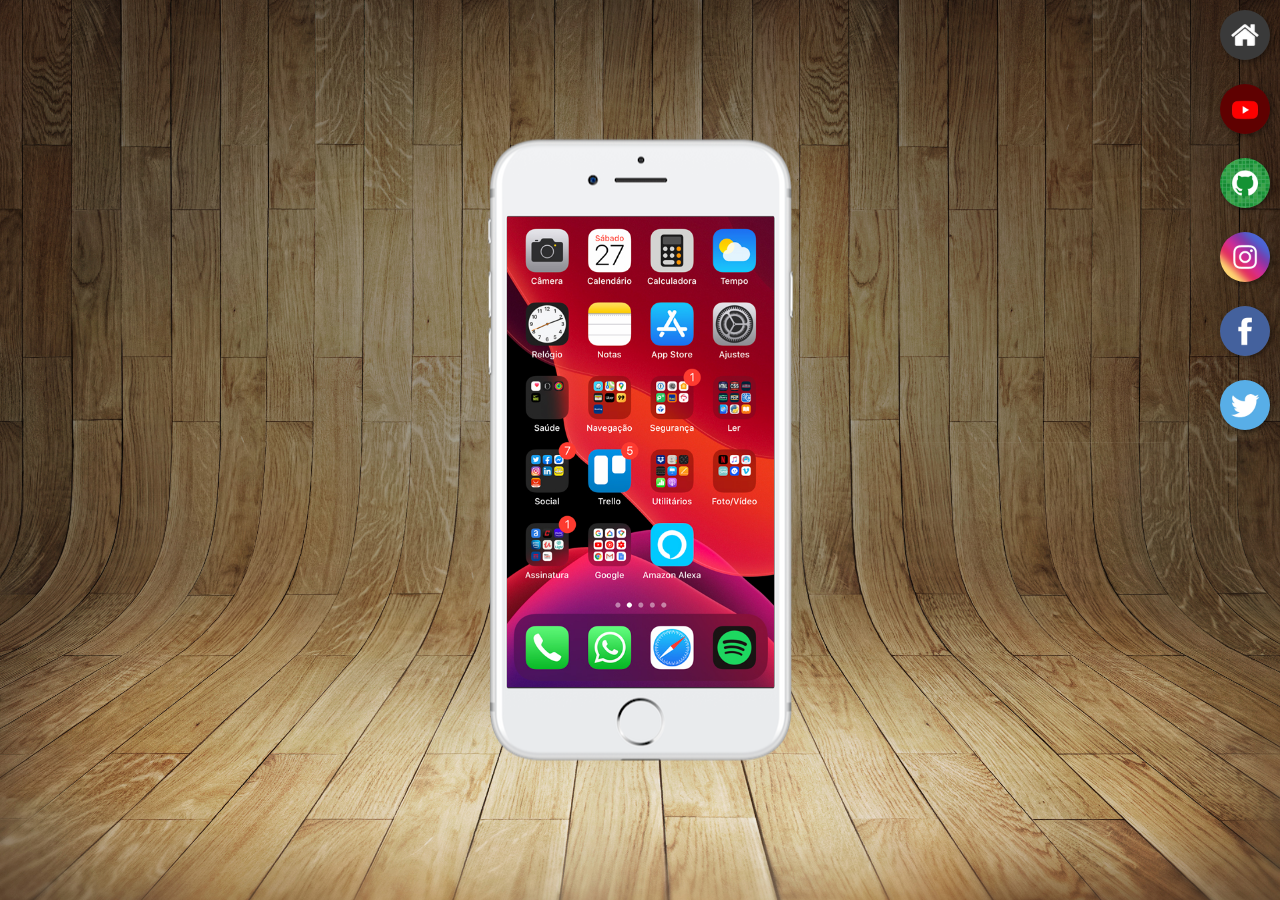
<file: index.html>
<!DOCTYPE html>
<html lang="pt-br">
<head>
    <meta charset="UTF-8">
    <meta name="viewport" content="width=device-width, initial-scale=1.0">
    <title>Projeto Redes Sociais</title>
    <link rel="shortcut icon" href="favicon.ico" type="image/x-icon">
    <link rel="stylesheet" href="estilos/style.css">
</head>
<body>
    <main>
        <section id="telefone">
            <iframe src="home.html" name="tela" id="tela" frameborder="0">
                Seu navegador não é compativel com isso.
            </iframe>
        </section>
        <section id="redes-sociais">
            <a href="home.html" target="tela"><img src="imagens/logo-home.jpg" alt="Home"></a><br>
            <a href="youtube.html" target="tela"><img src="imagens/logo-youtube.jpg" alt="Youtube"></a><br>
            <a href="github.html" target="tela"><img src="imagens/logo-github.jpg" alt="Github"></a><br>
            <a href="instagram.html" target="tela"><img src="imagens/logo-instagram.jpg" alt="instagram"></a><br>
            <a href="facebook.html" target="tela"><img src="imagens/logo-facebook.jpg" alt="facebook"></a><br>
            <a href="X.html" target="tela"><img src="imagens/logo-twitter.jpg" alt="Twitter"></a><br>
        </section>
    </main>
</body>
</html>
</file>
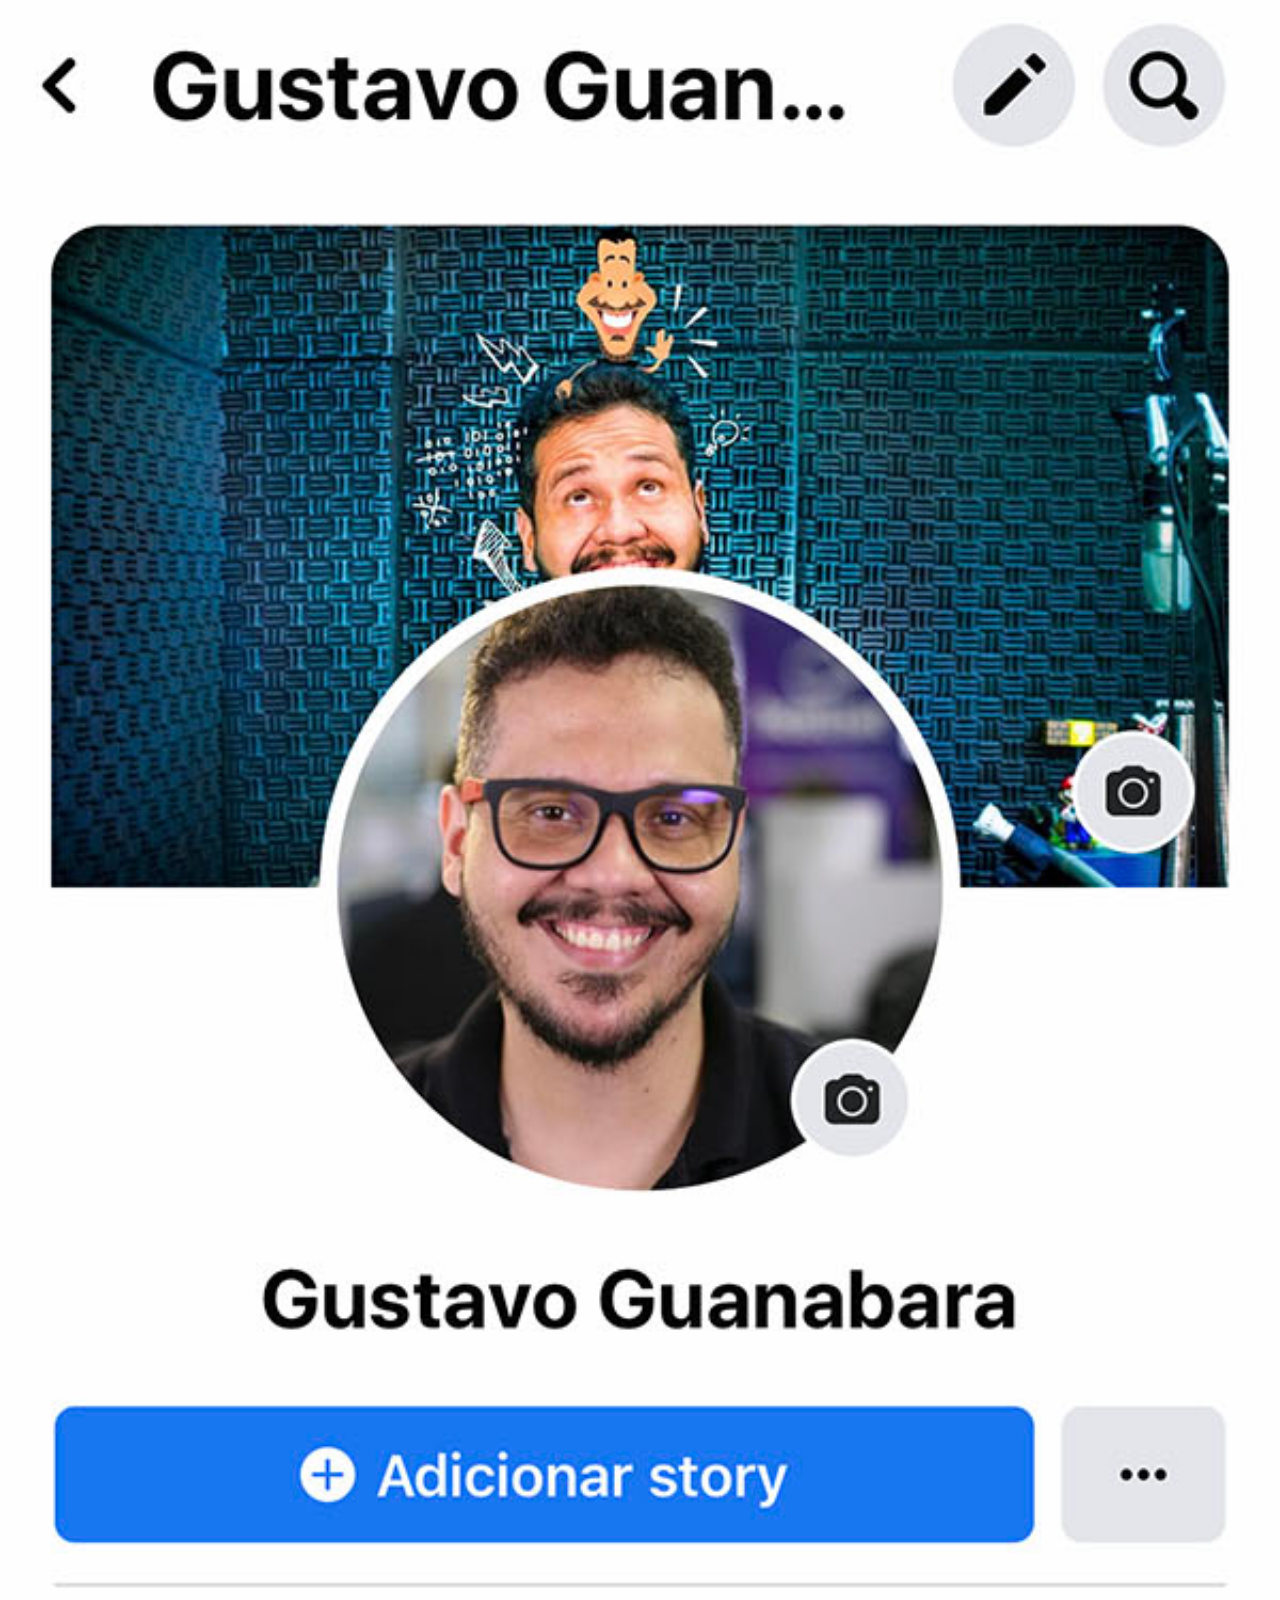
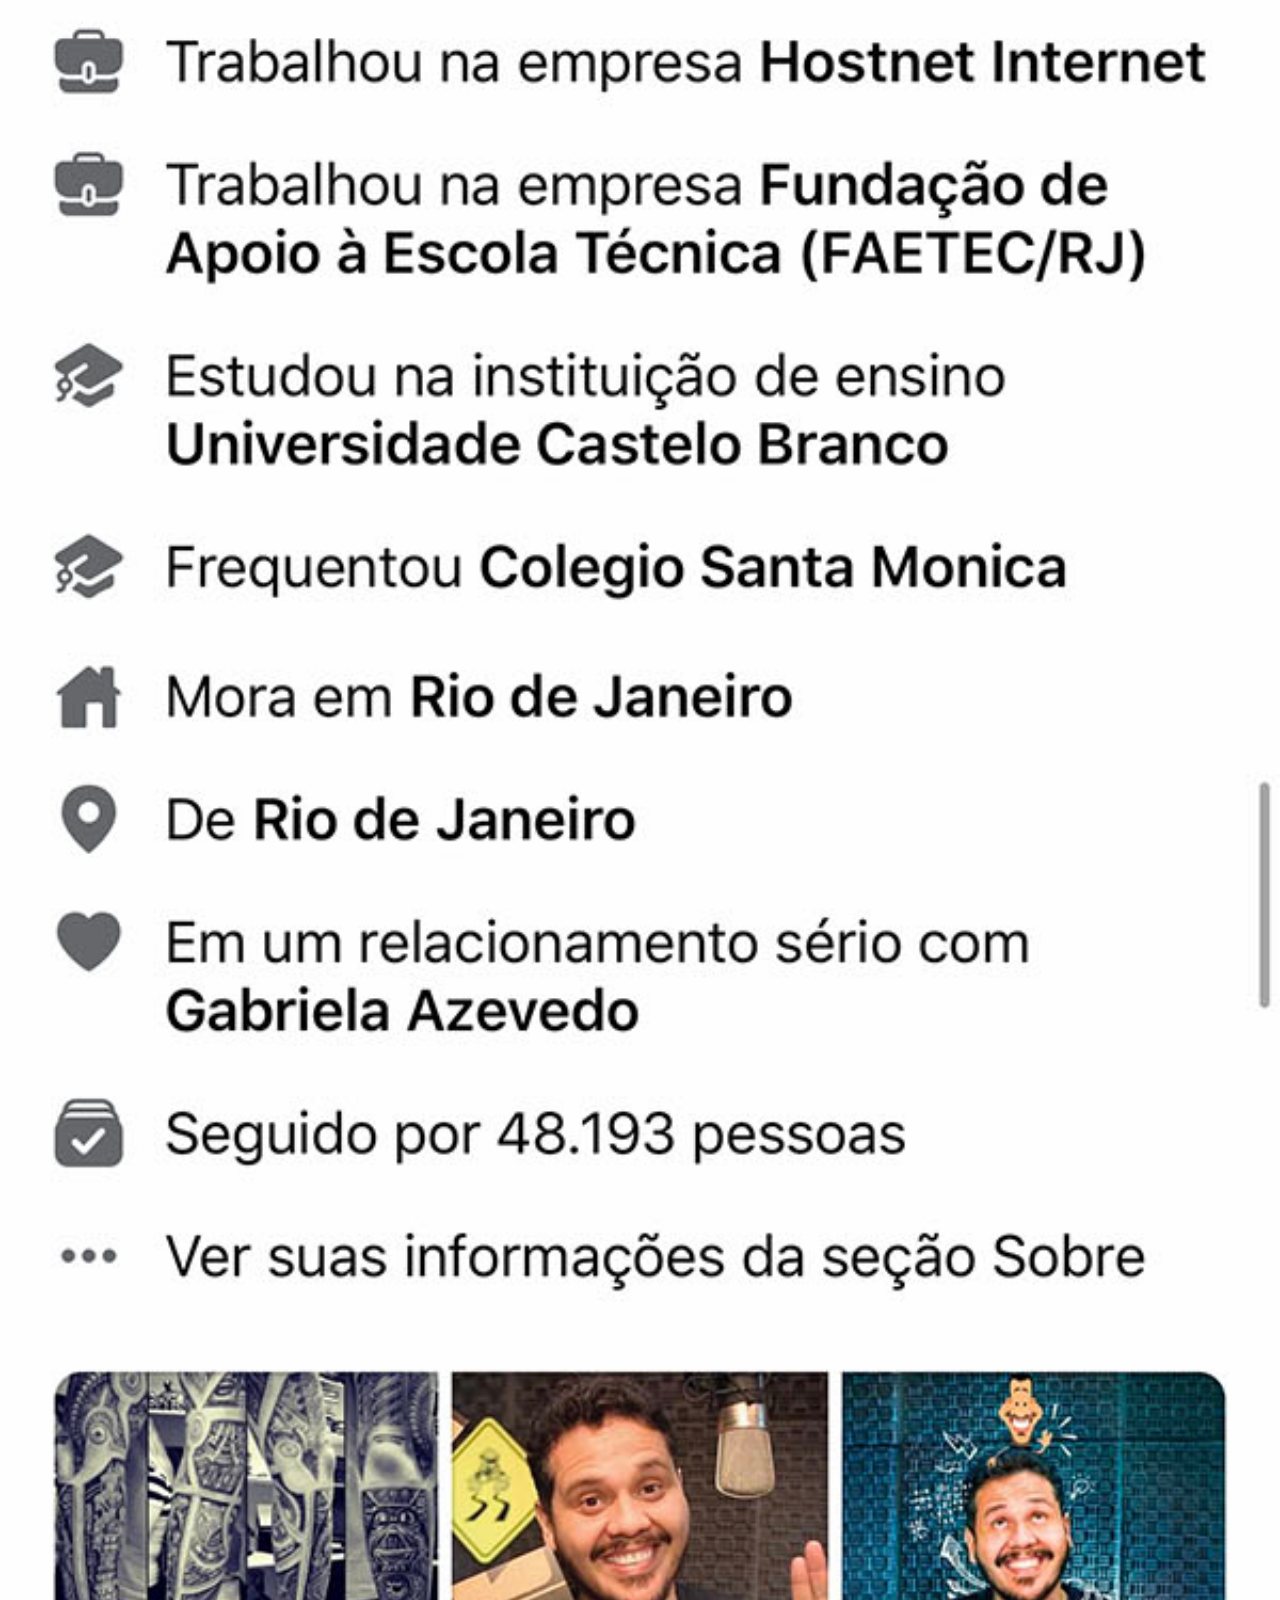
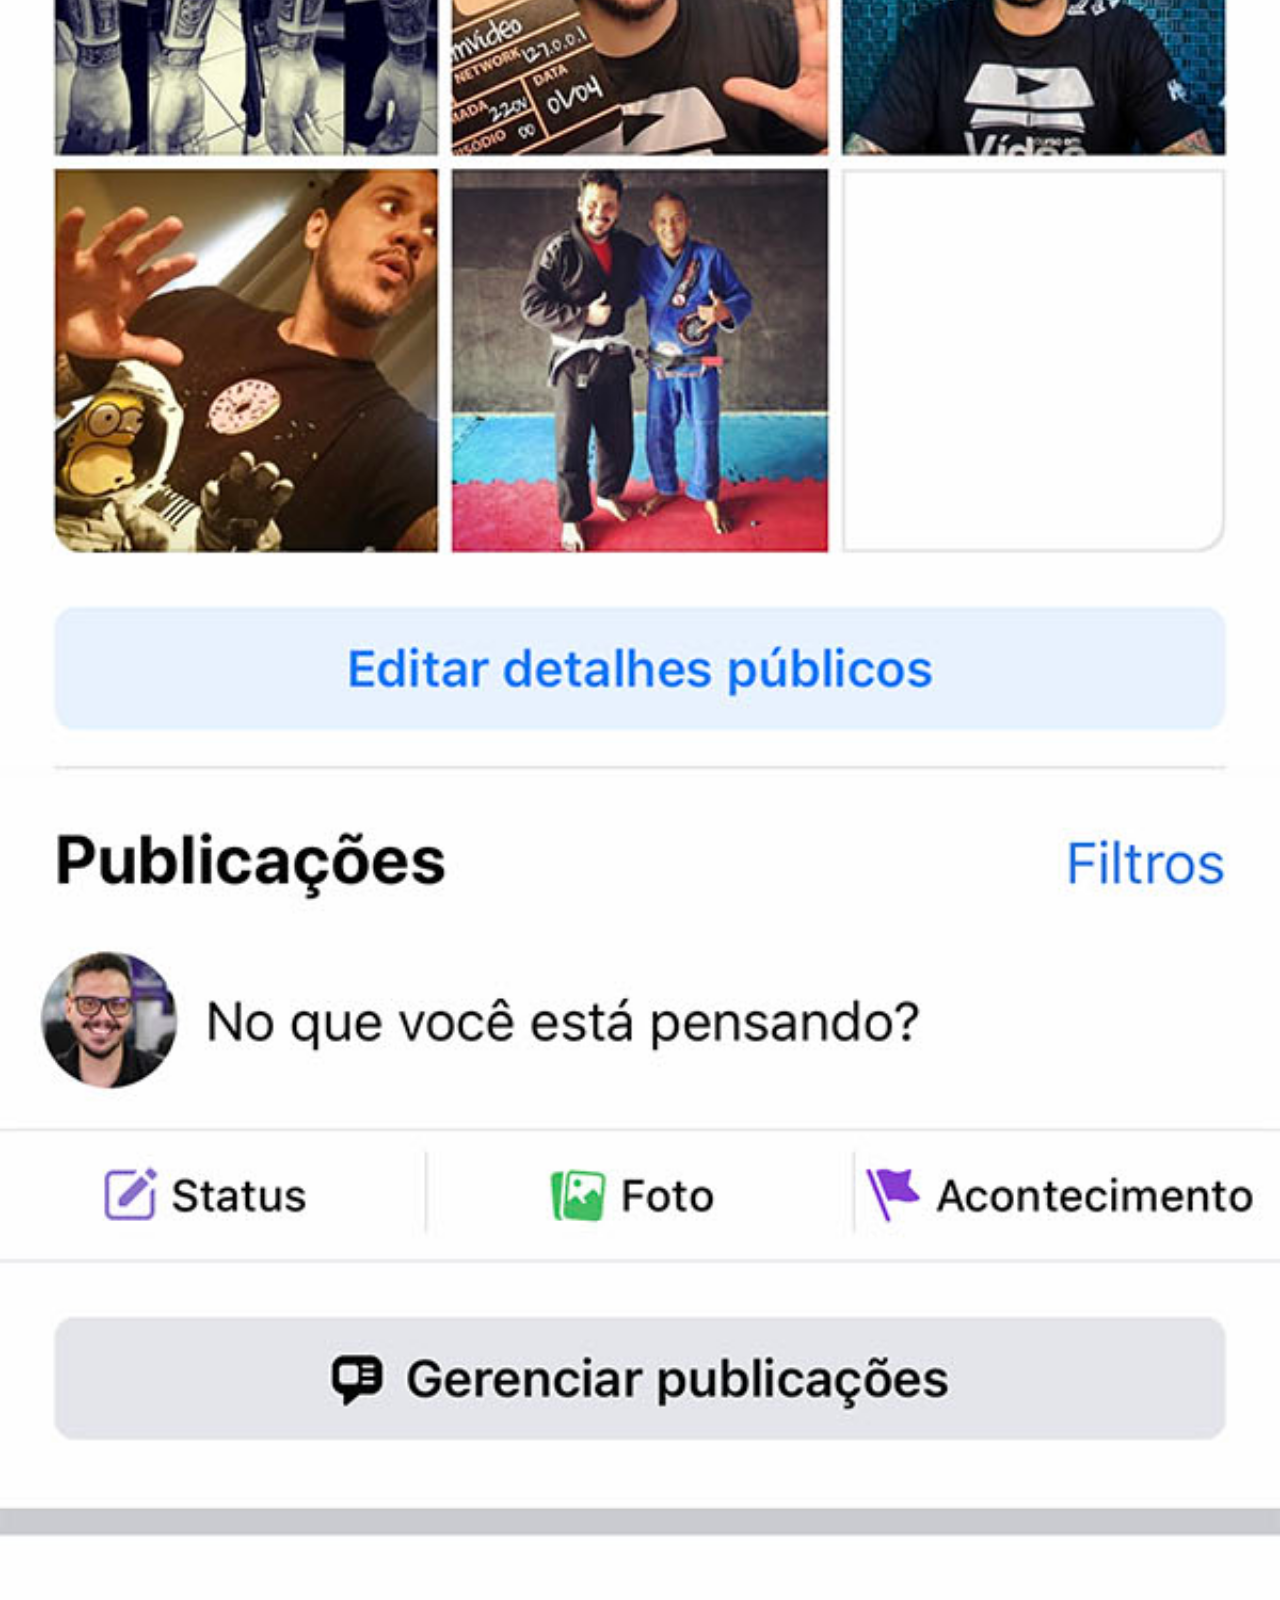
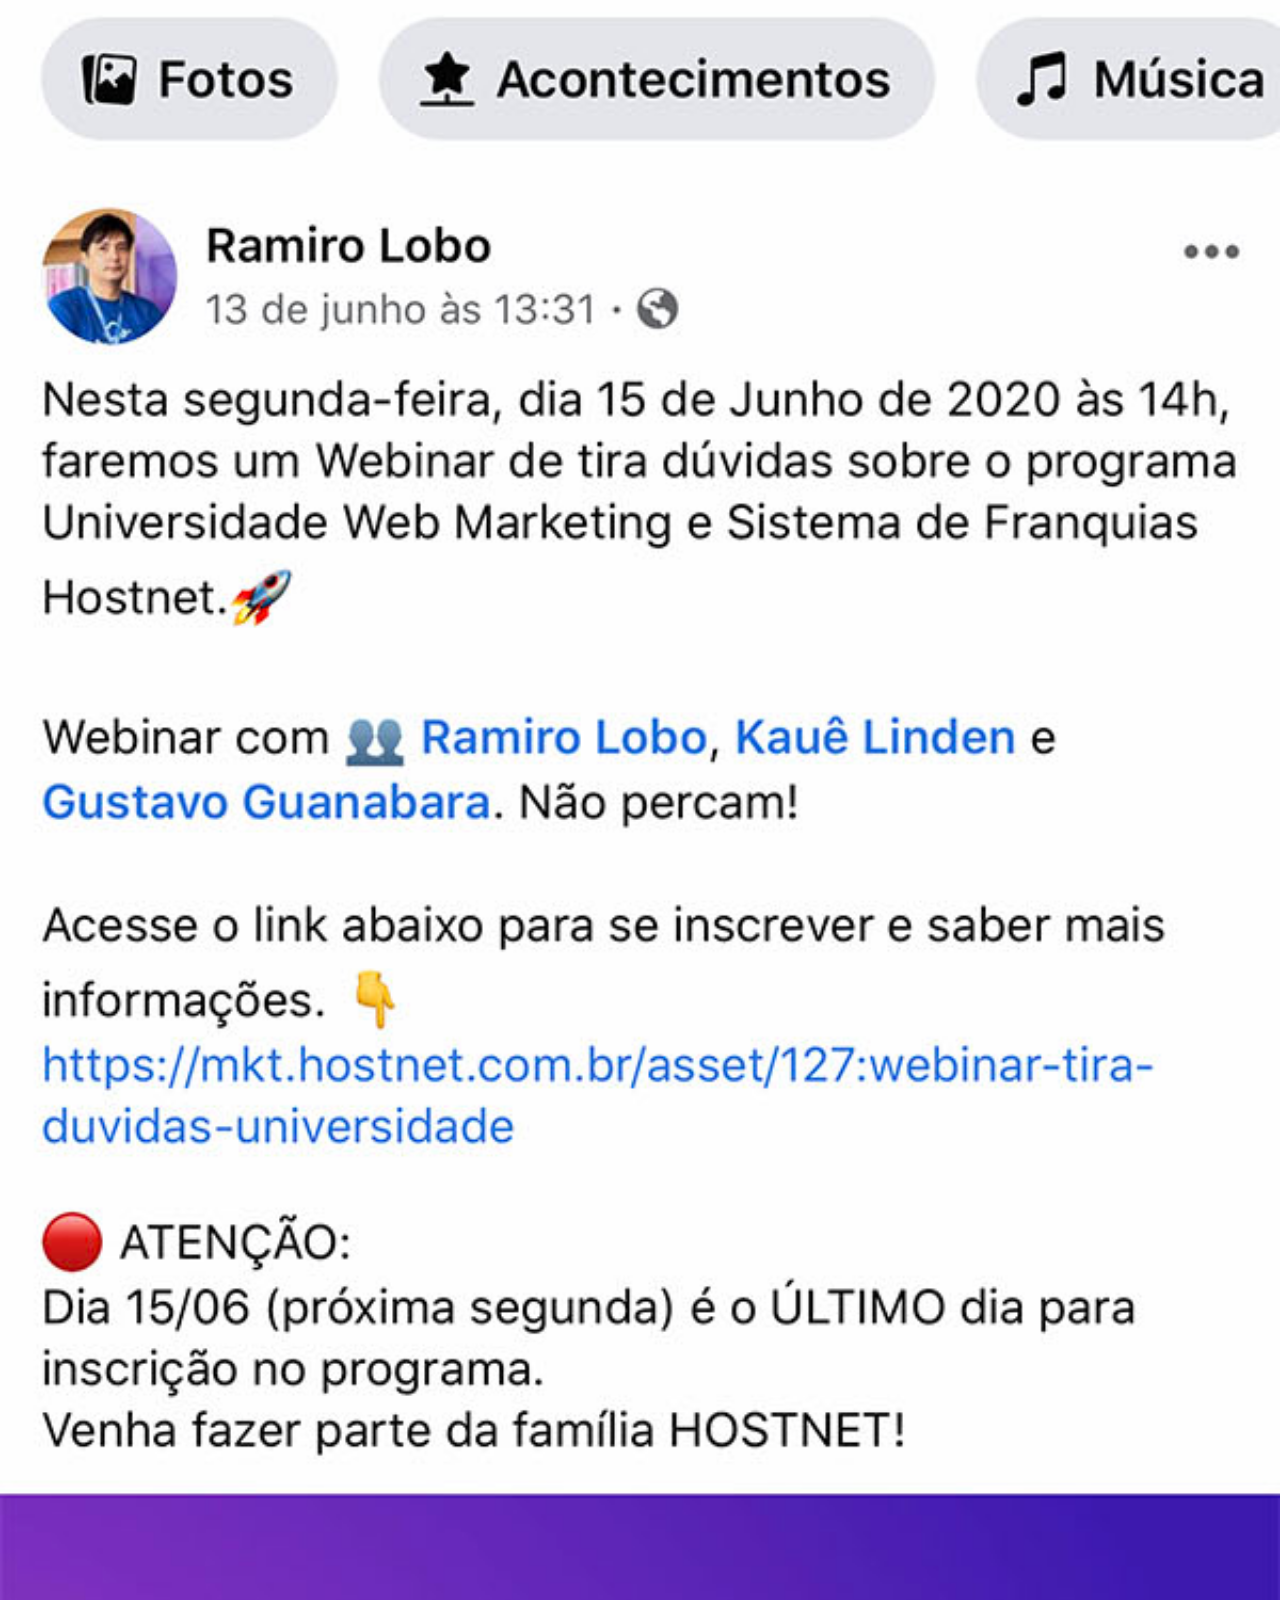
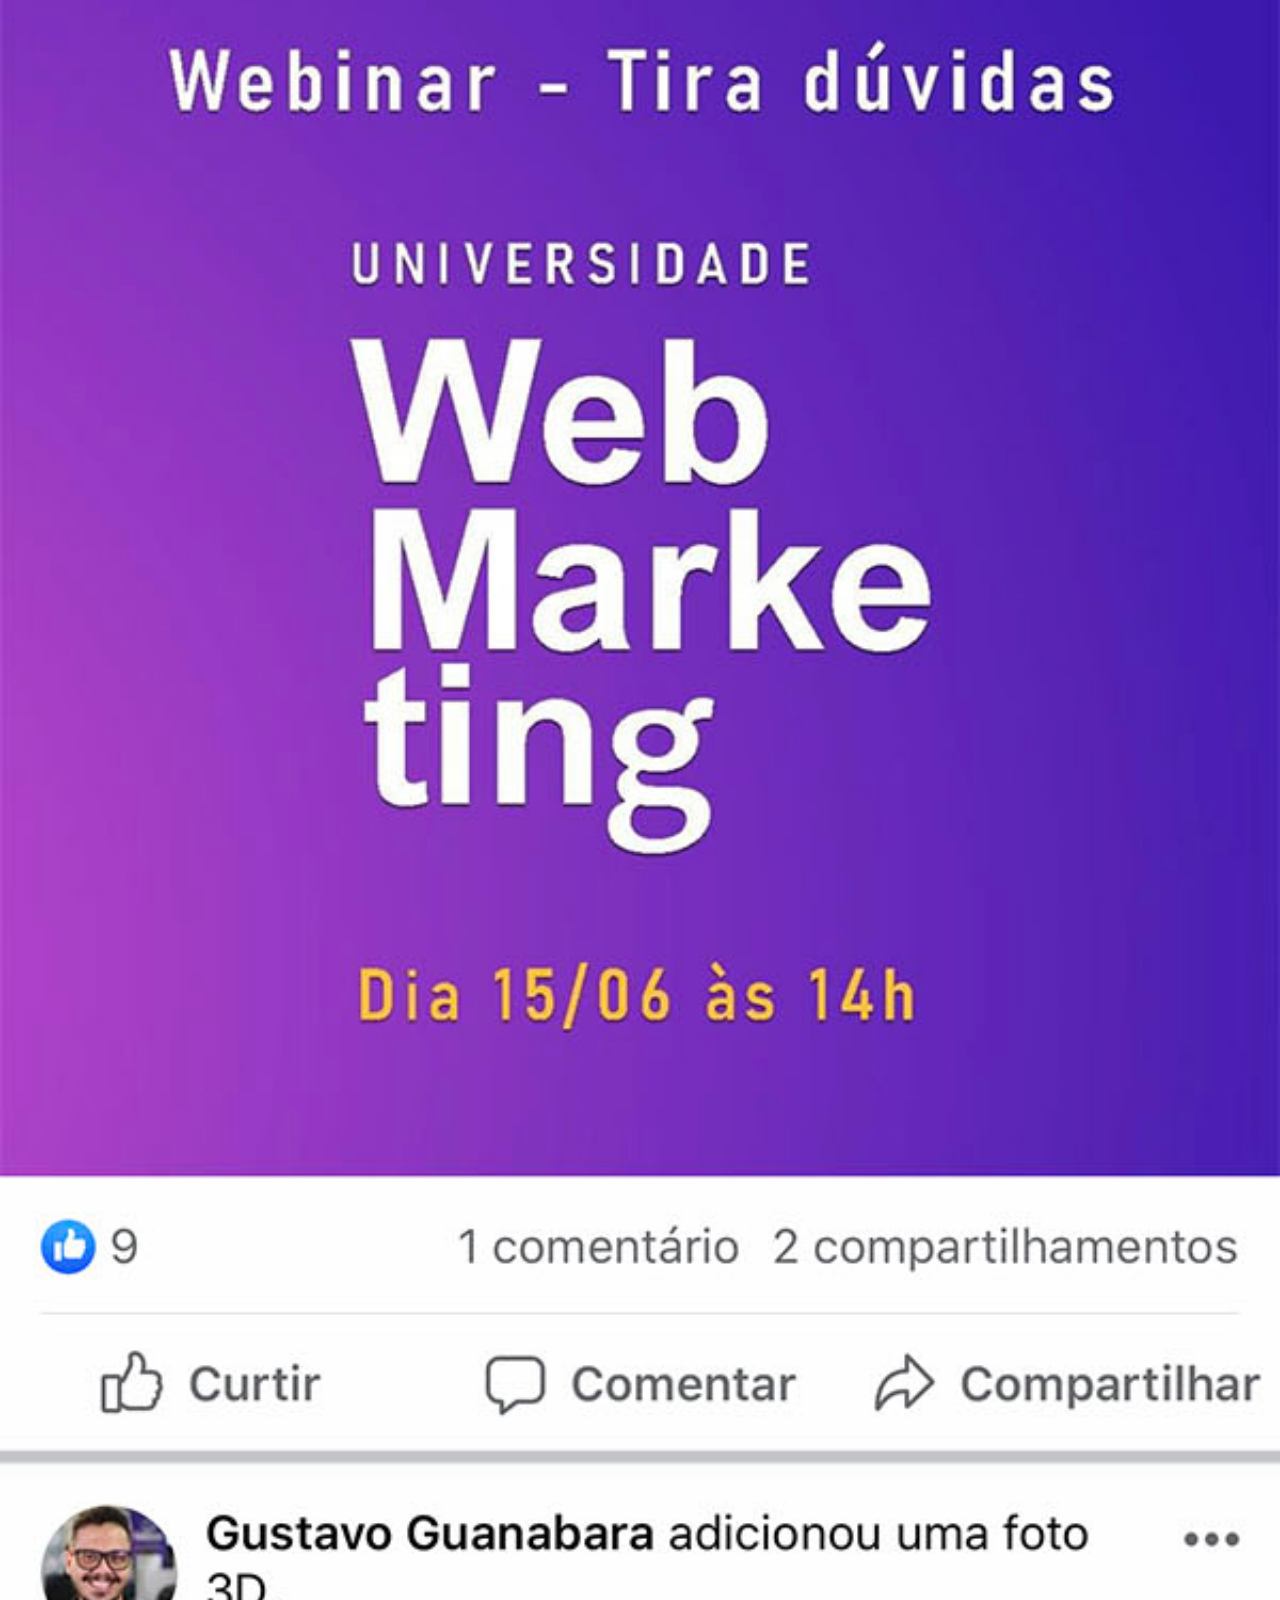
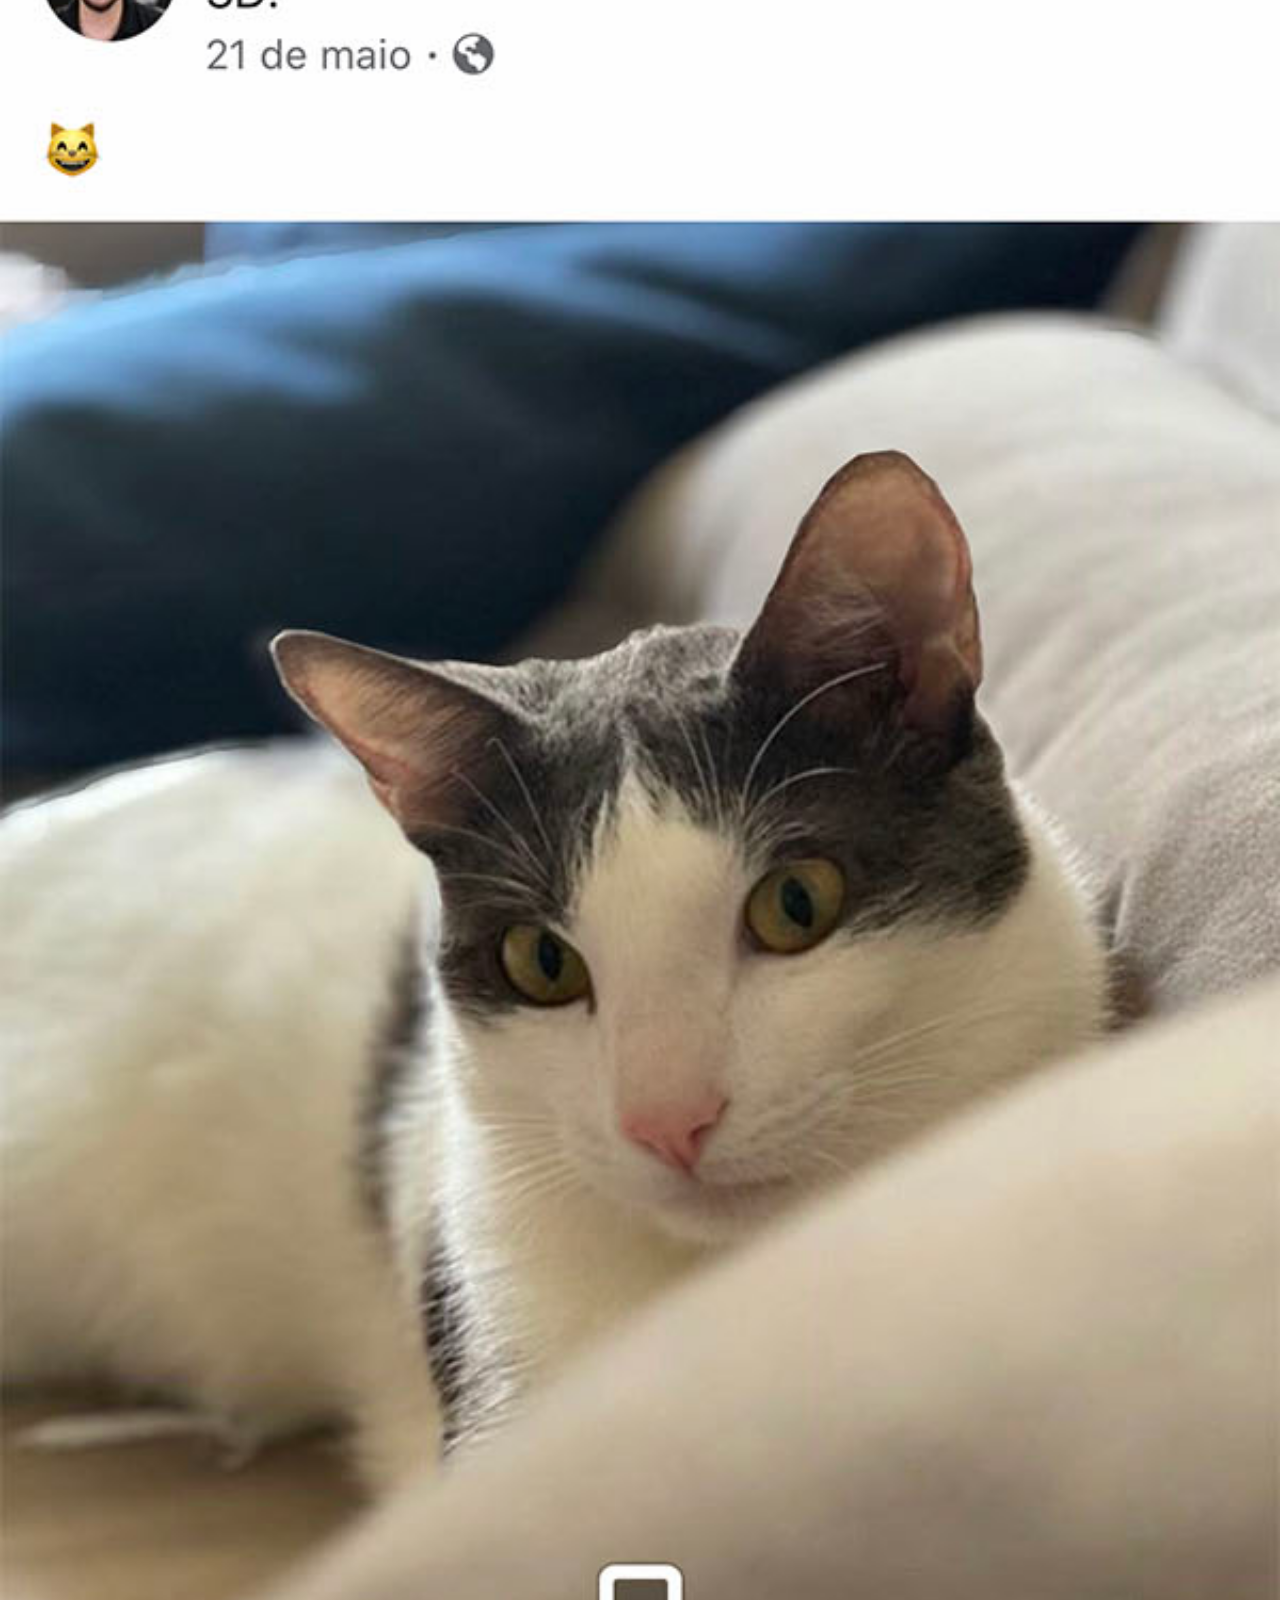
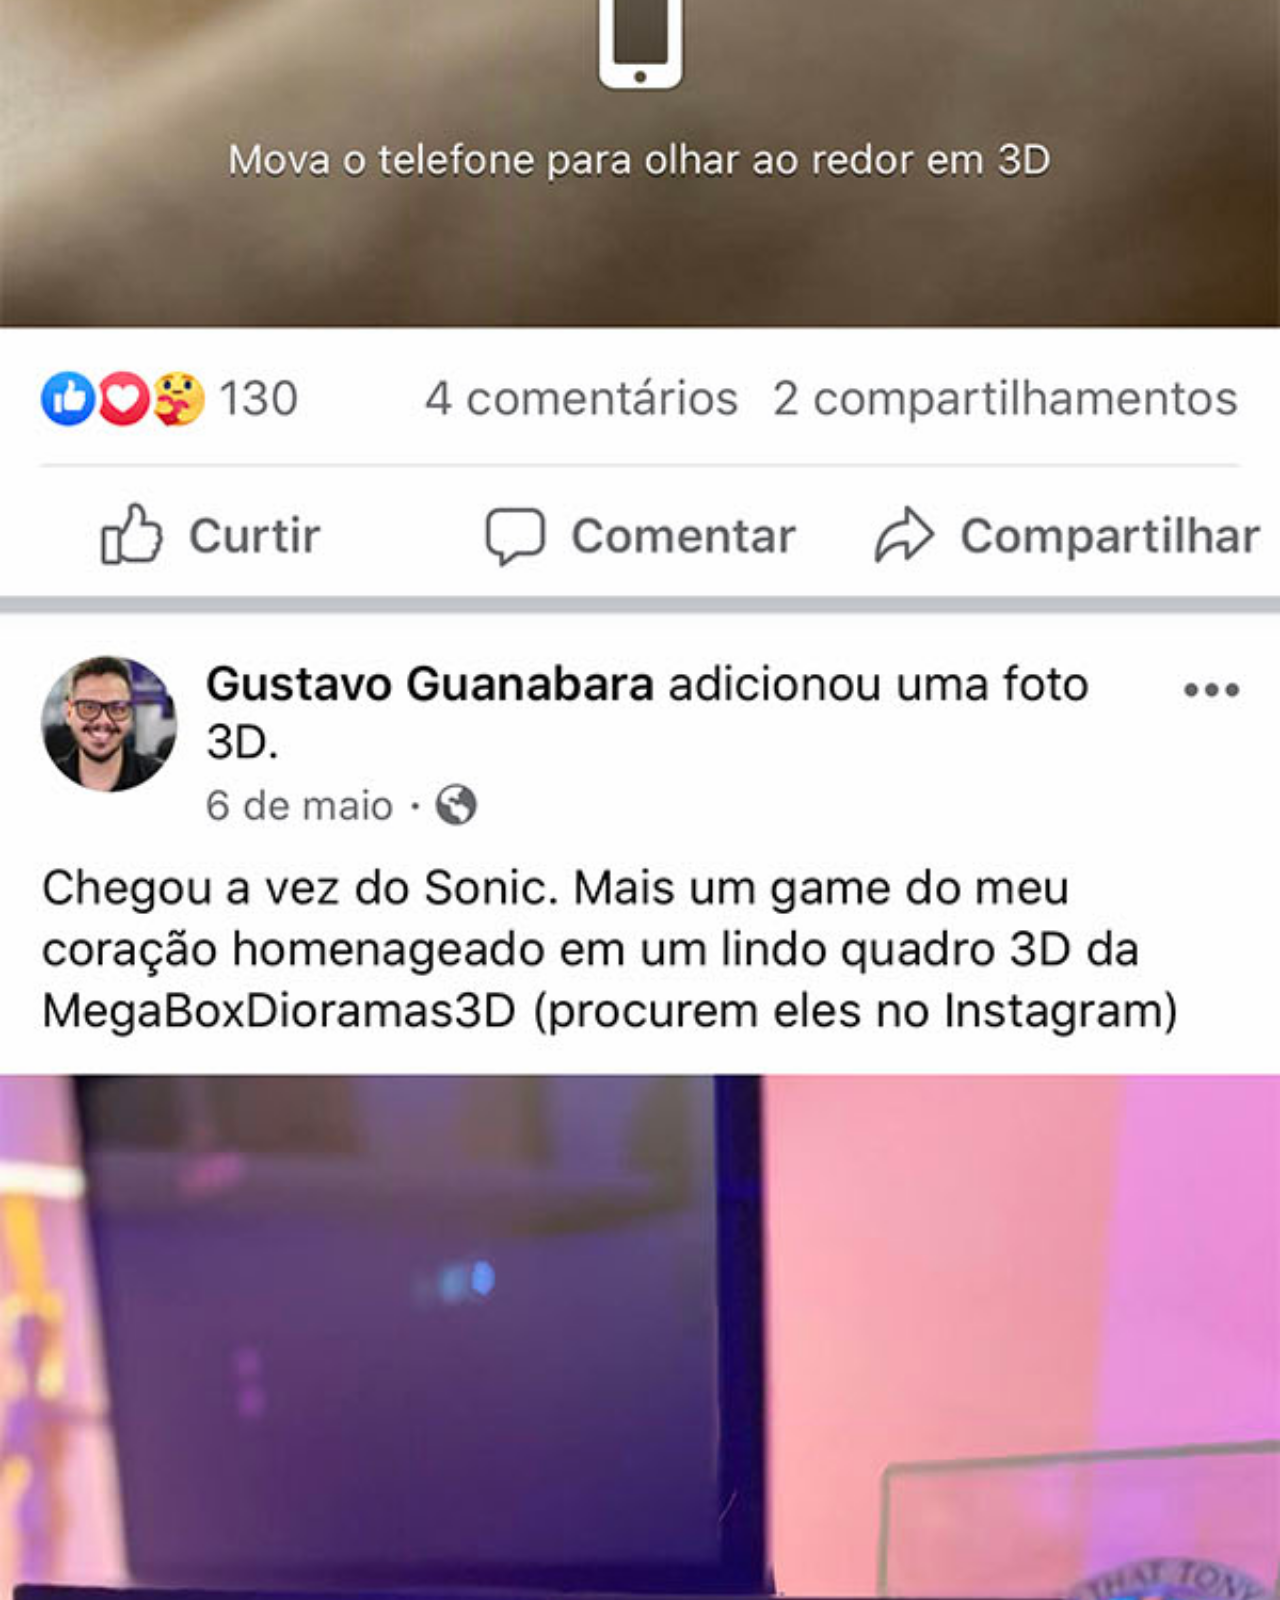
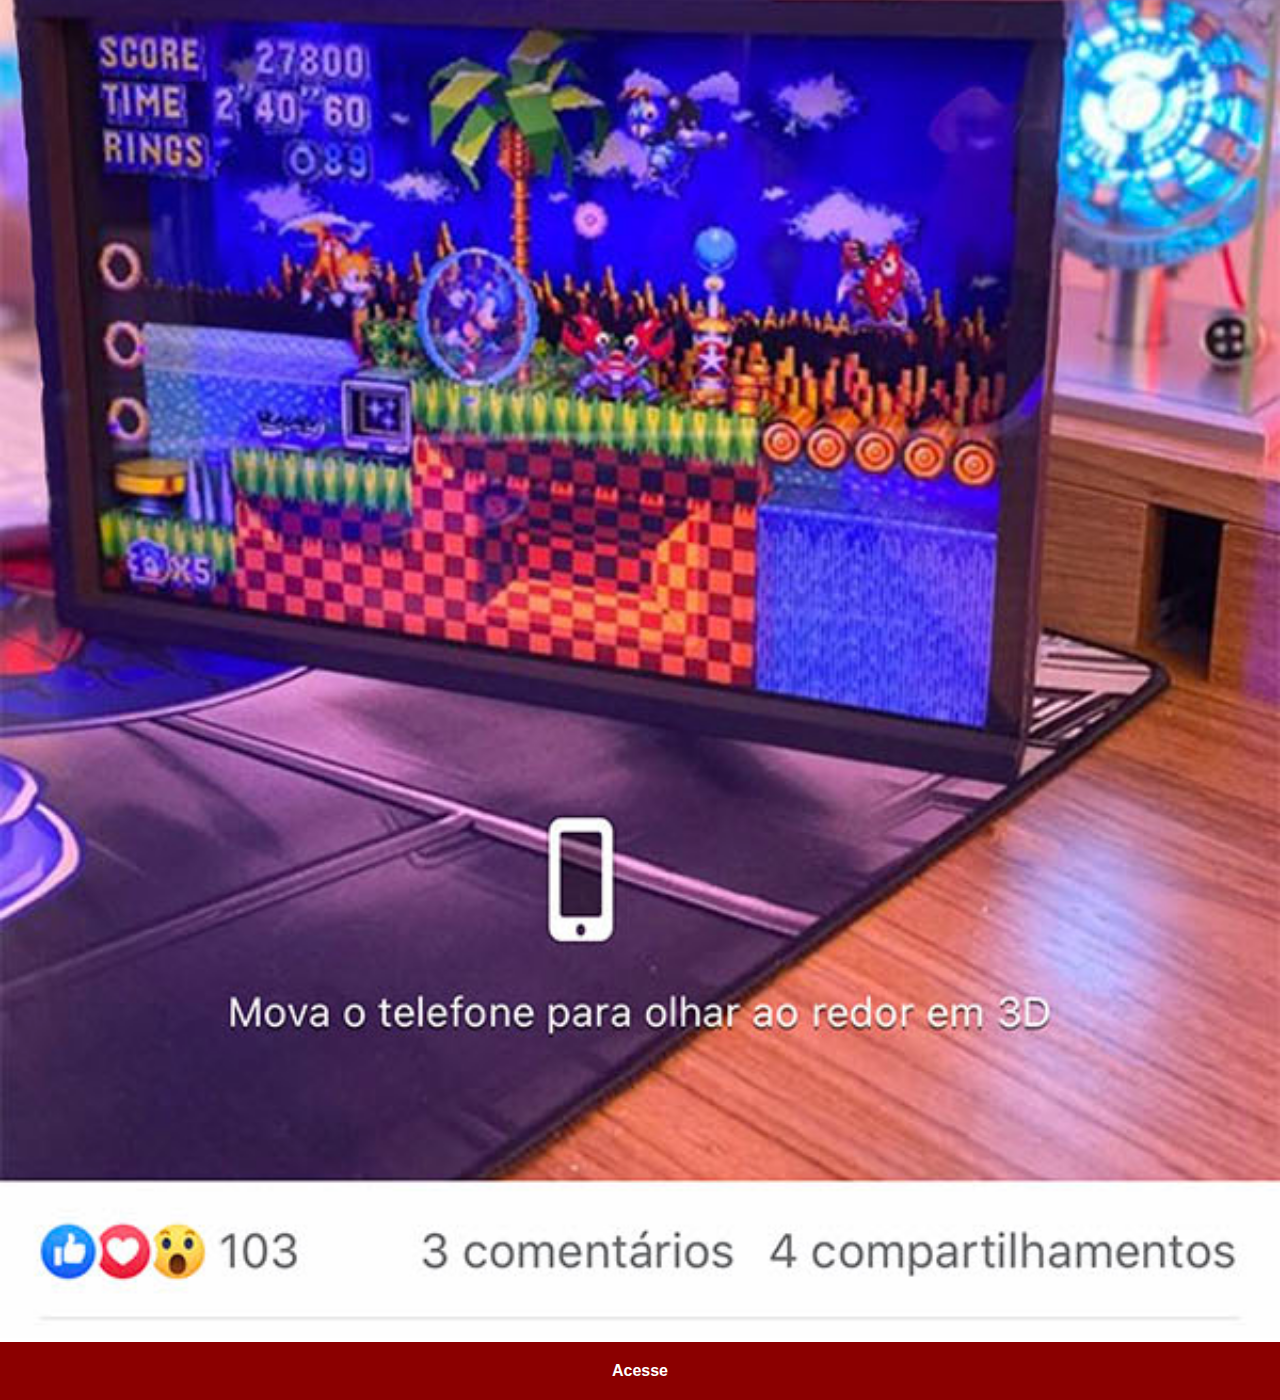
<file: facebook.html>
<!DOCTYPE html>
<html lang="pt-br">
<head>
    <meta charset="UTF-8">
    <meta name="viewport" content="width=device-width, initial-scale=1.0">
    <title>Youtube</title>
    <link rel="stylesheet" href="estilos/social.css">
</head>
<body>
    <img src="imagens/tela-facebook.jpg" alt="facebook">
    <a href="https://www.facebook.com/share/12H9PDA4haL/" target="_blank">Acesse </a>
</body>
</html>
</file>
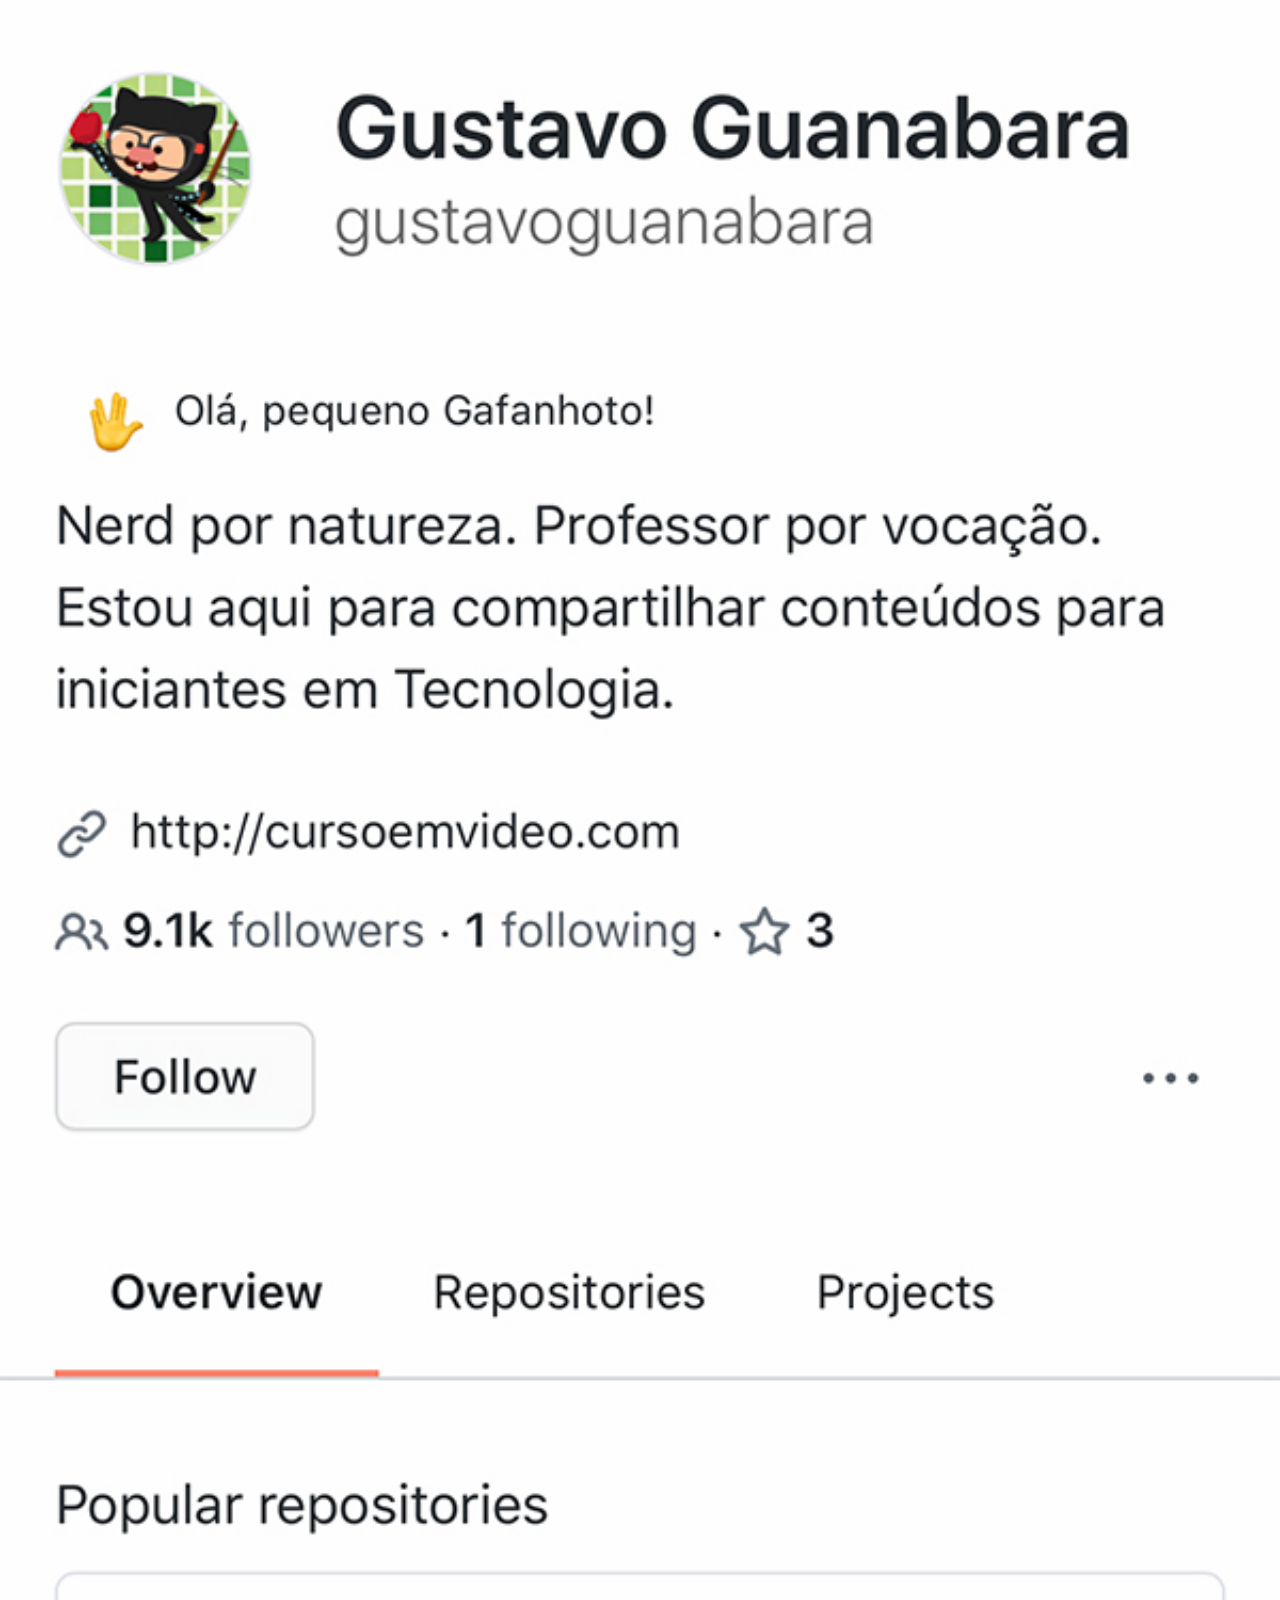
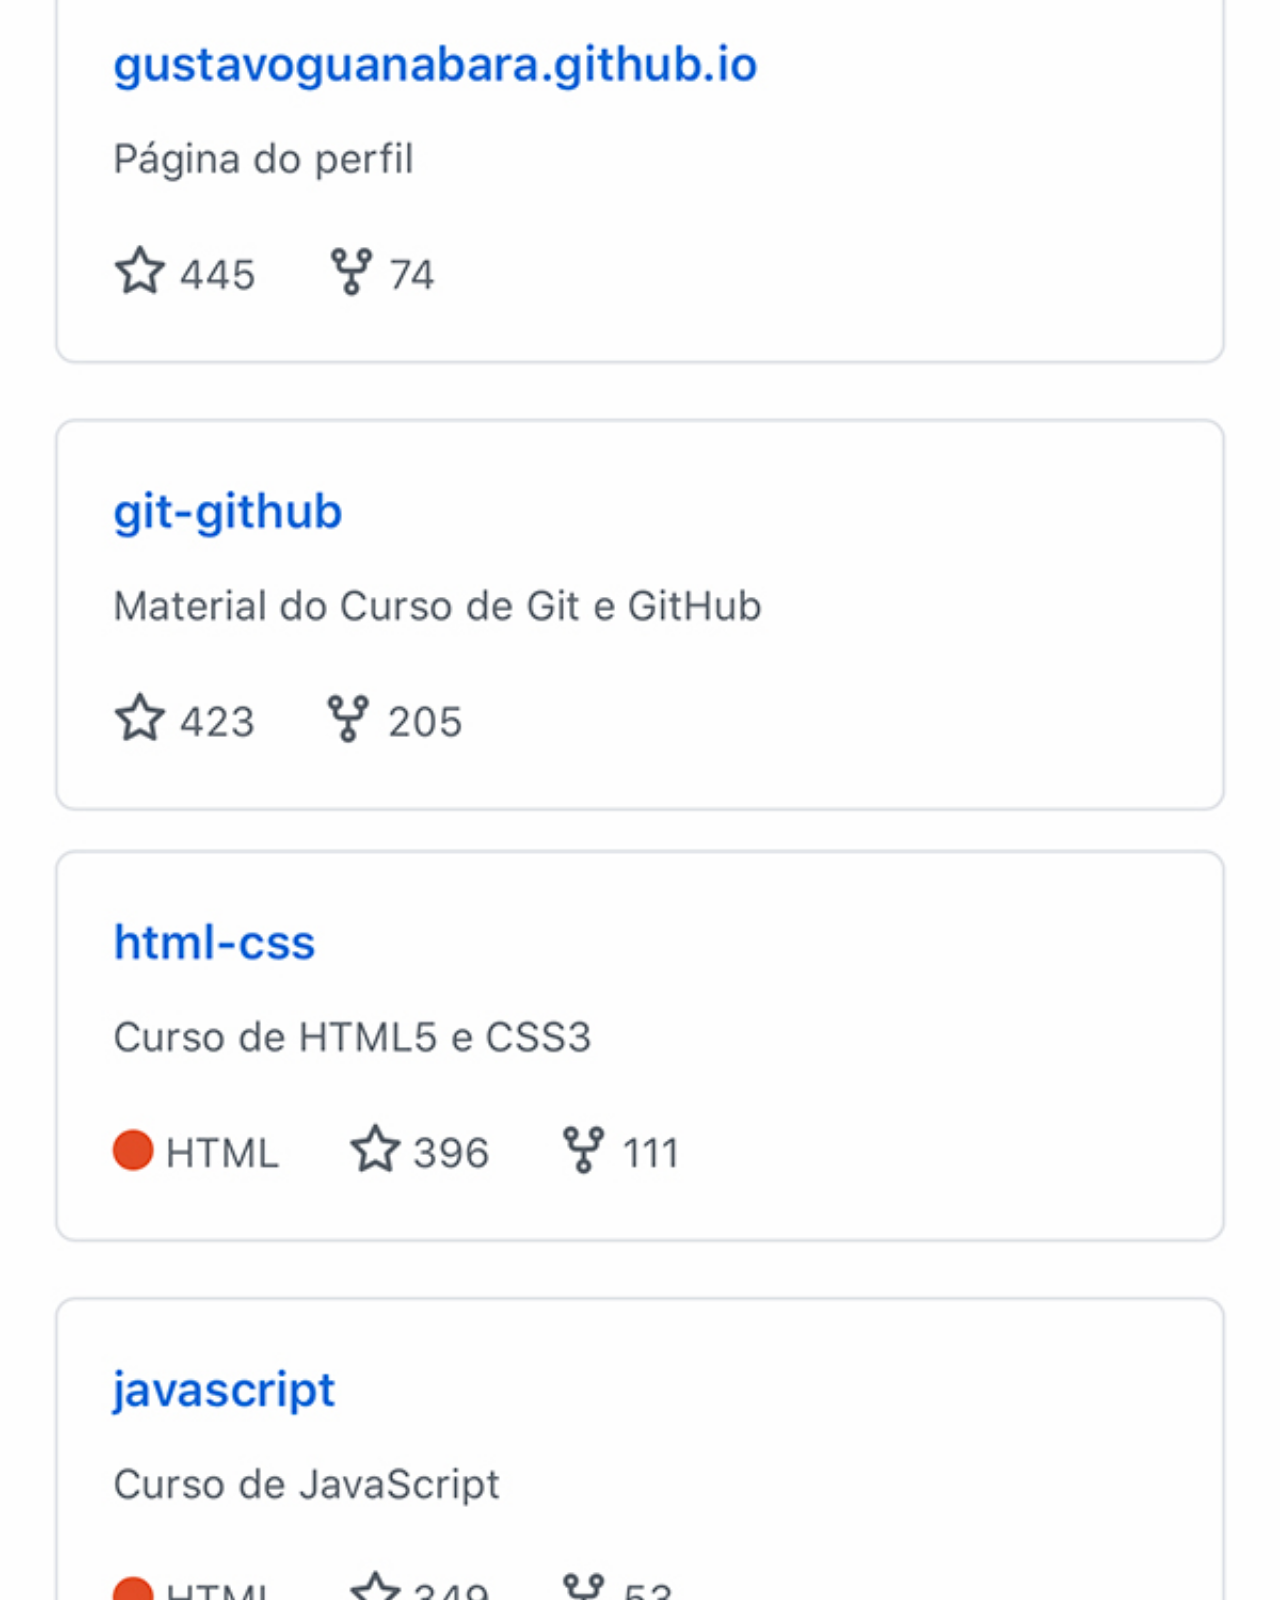
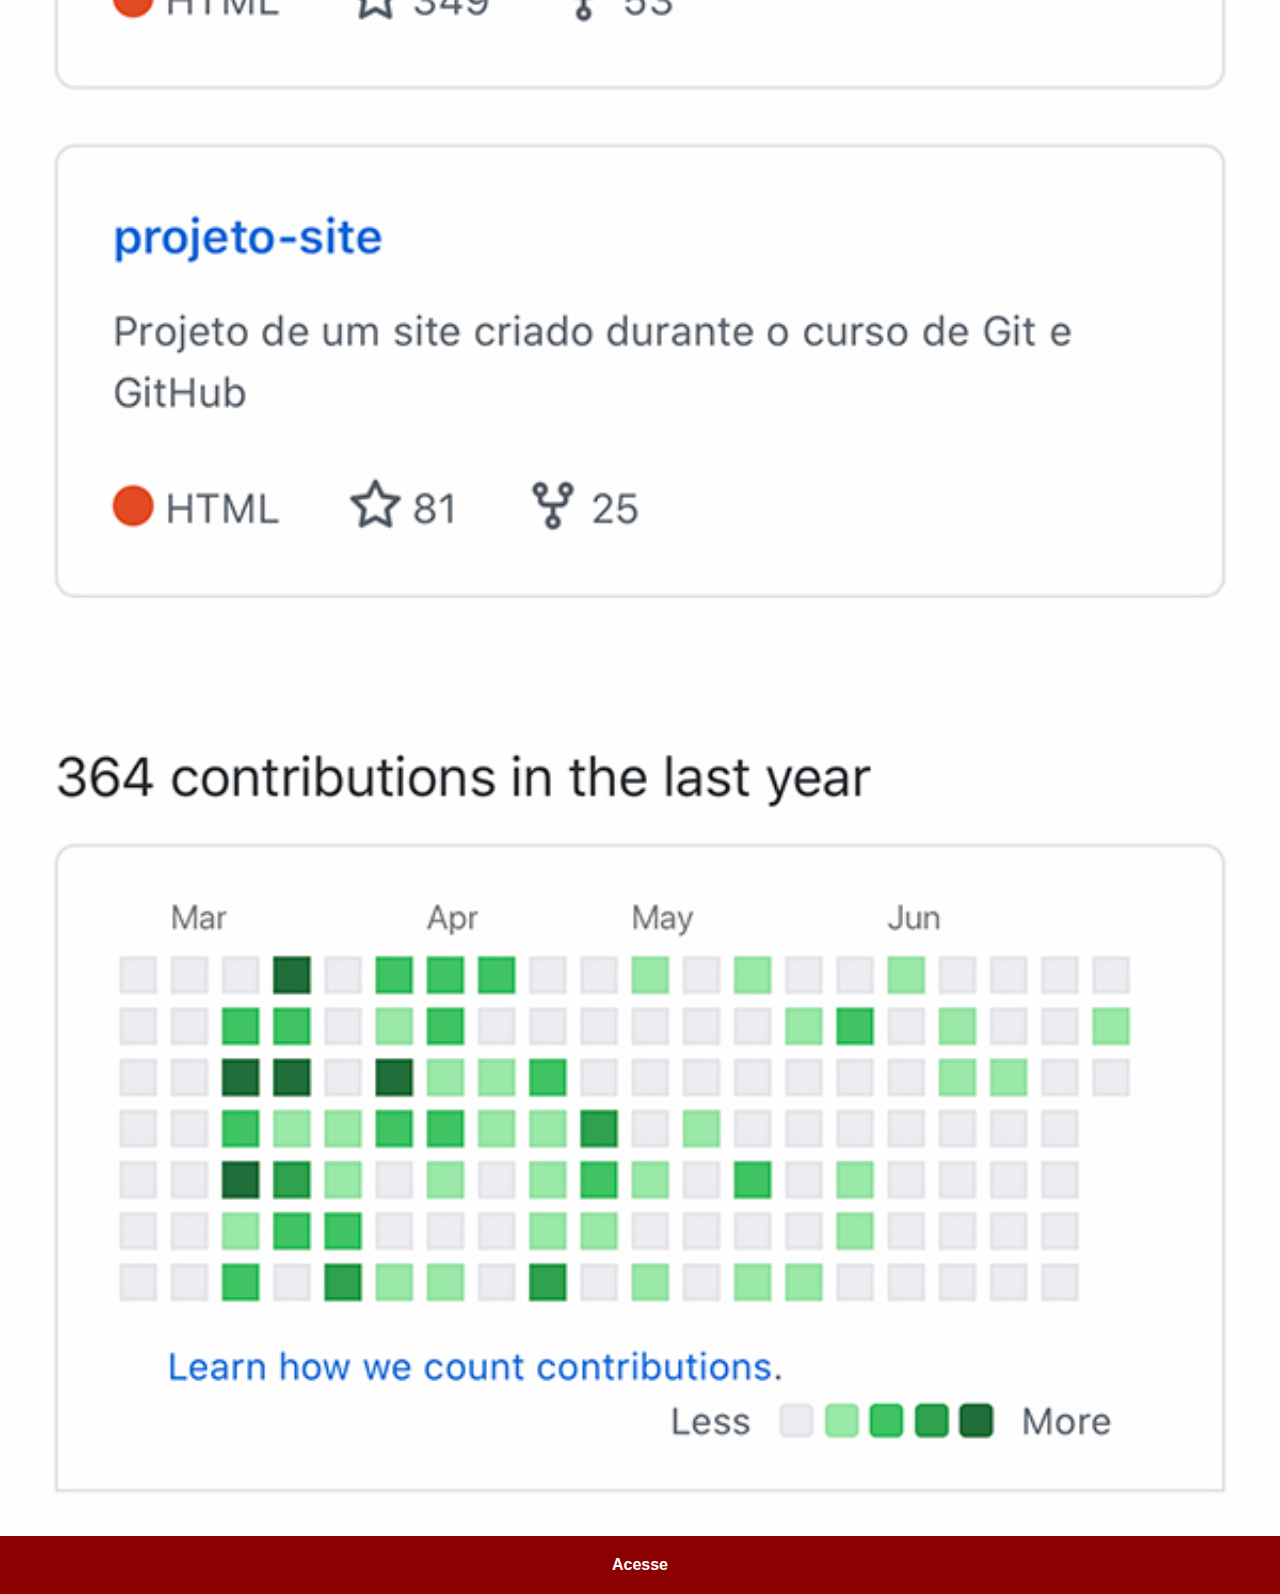
<file: github.html>
<!DOCTYPE html>
<html lang="pt-br">
<head>
    <meta charset="UTF-8">
    <meta name="viewport" content="width=device-width, initial-scale=1.0">
    <title>Github</title>
    <link rel="stylesheet" href="estilos/social.css">
</head>
<body>
    <img src="imagens/tela-github.jpg" alt="Github">
    <a href="https://github.com/ronanmartins10/" target="_blank">Acesse</a>
</body>
</html>
</file>
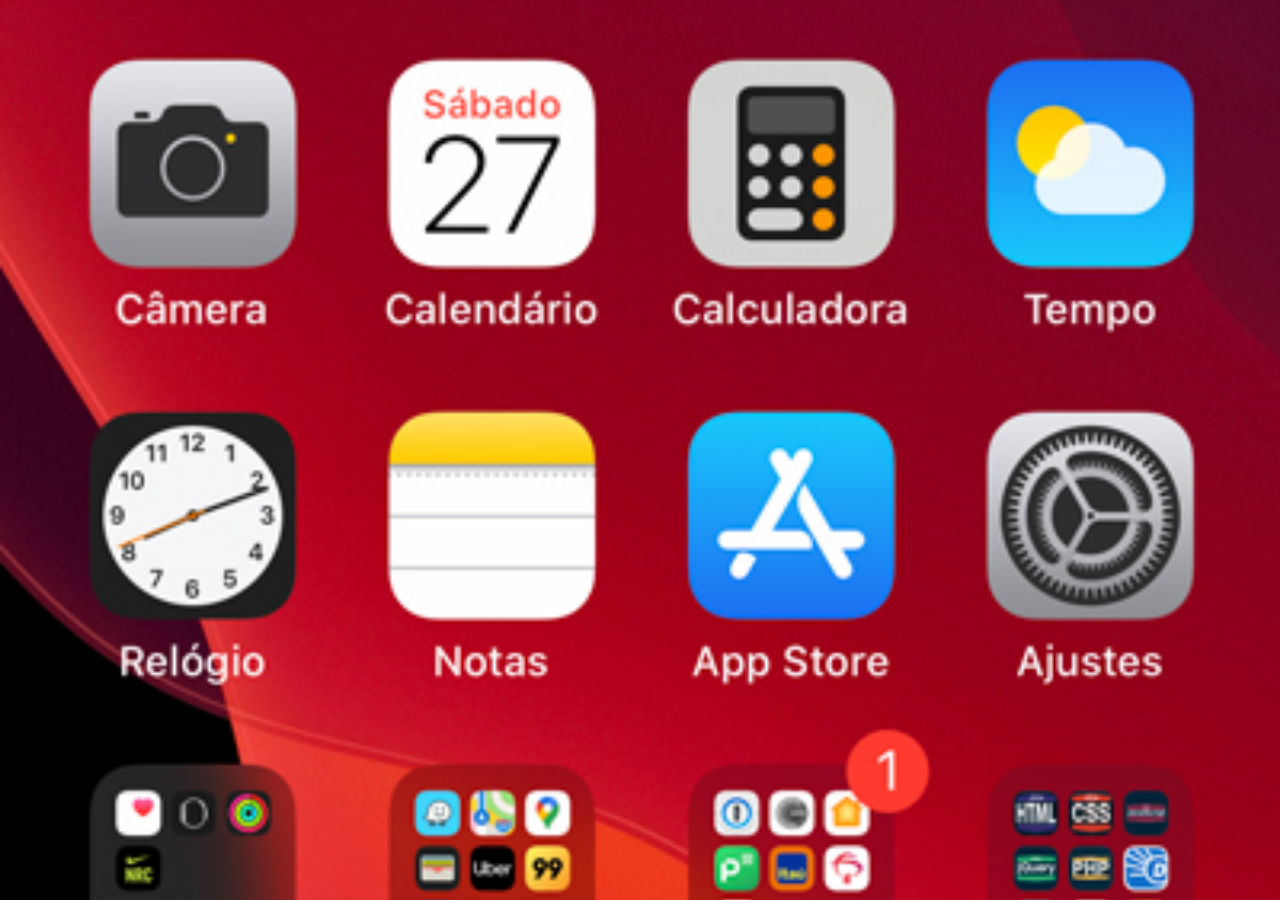
<file: home.html>
<!DOCTYPE html>
<html lang="pt-br">
<head>
    <meta charset="UTF-8">
    <meta name="viewport" content="width=device-width, initial-scale=1.0">
    <title>Home</title>
    <style>
        *{
            margin: 0px;
            padding: 0px;
        }

        body{
            width: 100vw;
            height: 100vh;
            background: black url("imagens/tela-home.jpg") no-repeat top center ;
            background-size: cover;
        }
    </style>
</head>
<body>
    
</body>
</html>
</file>
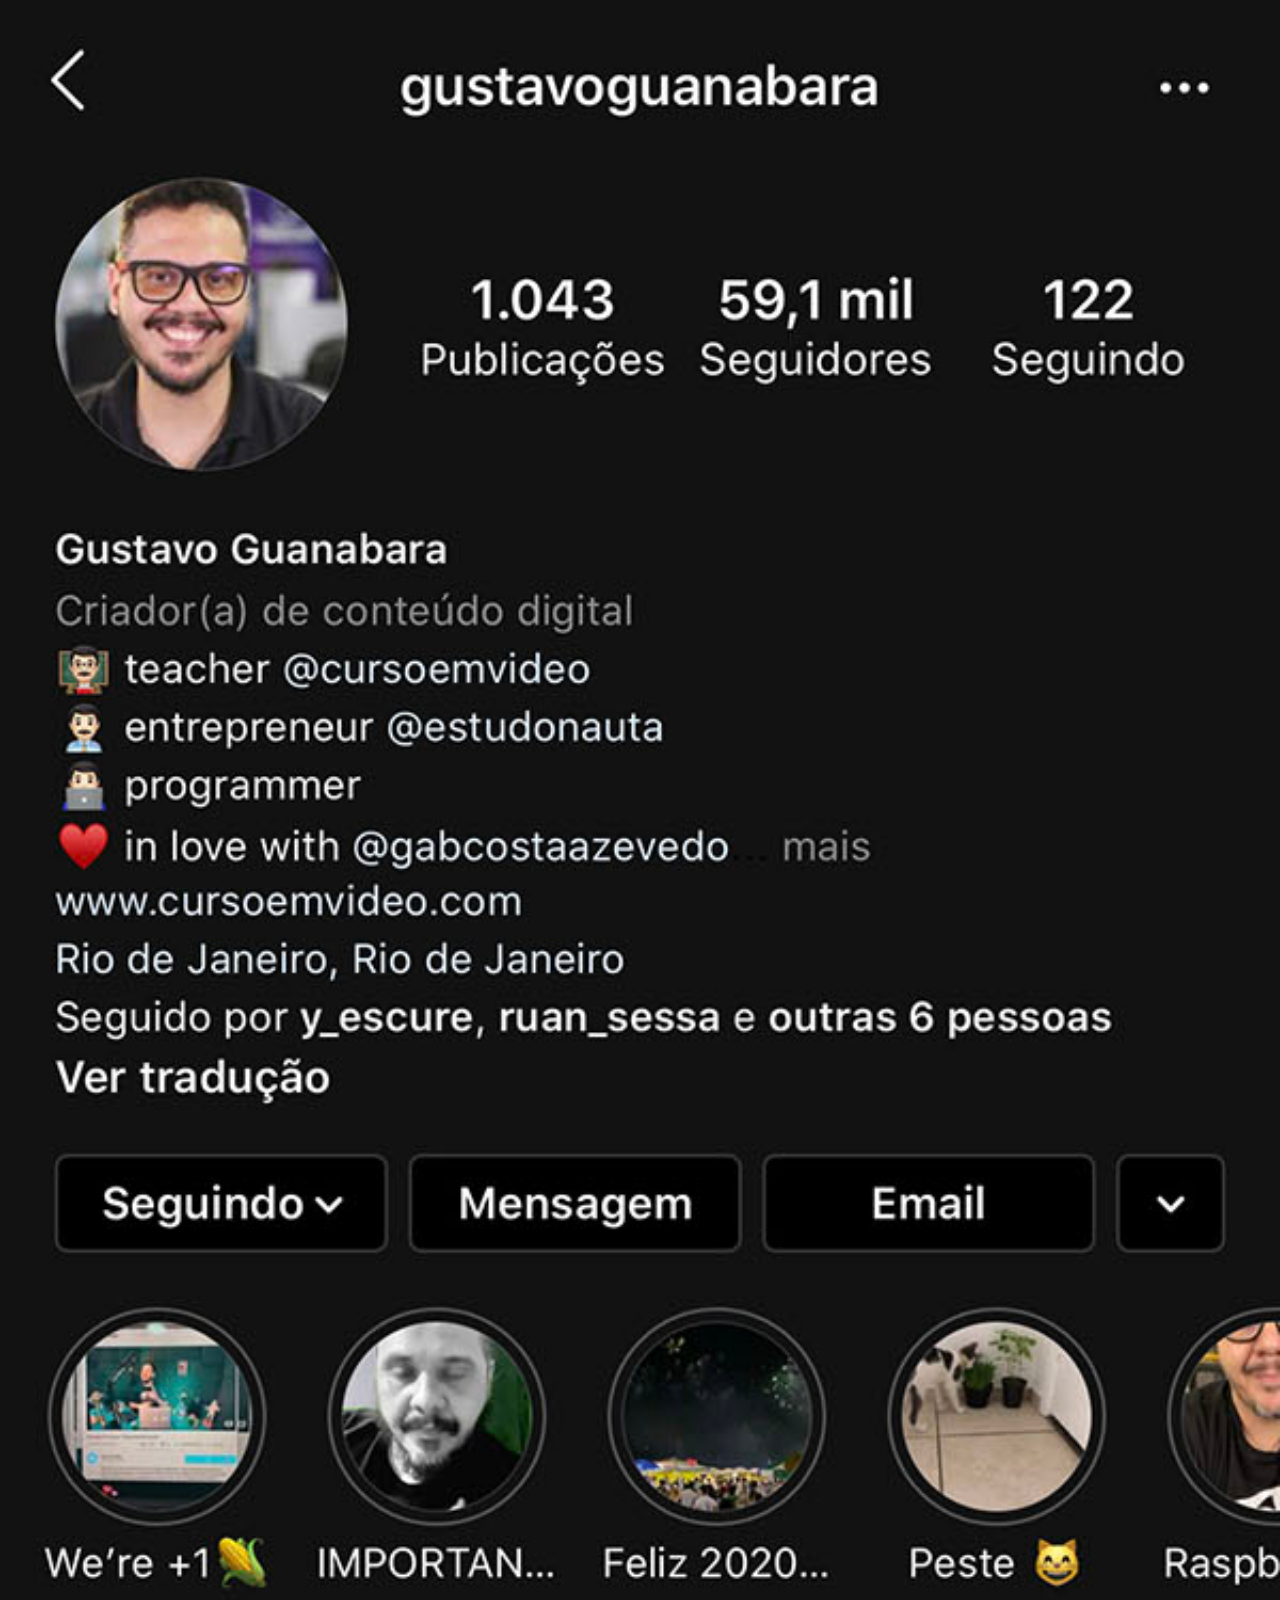
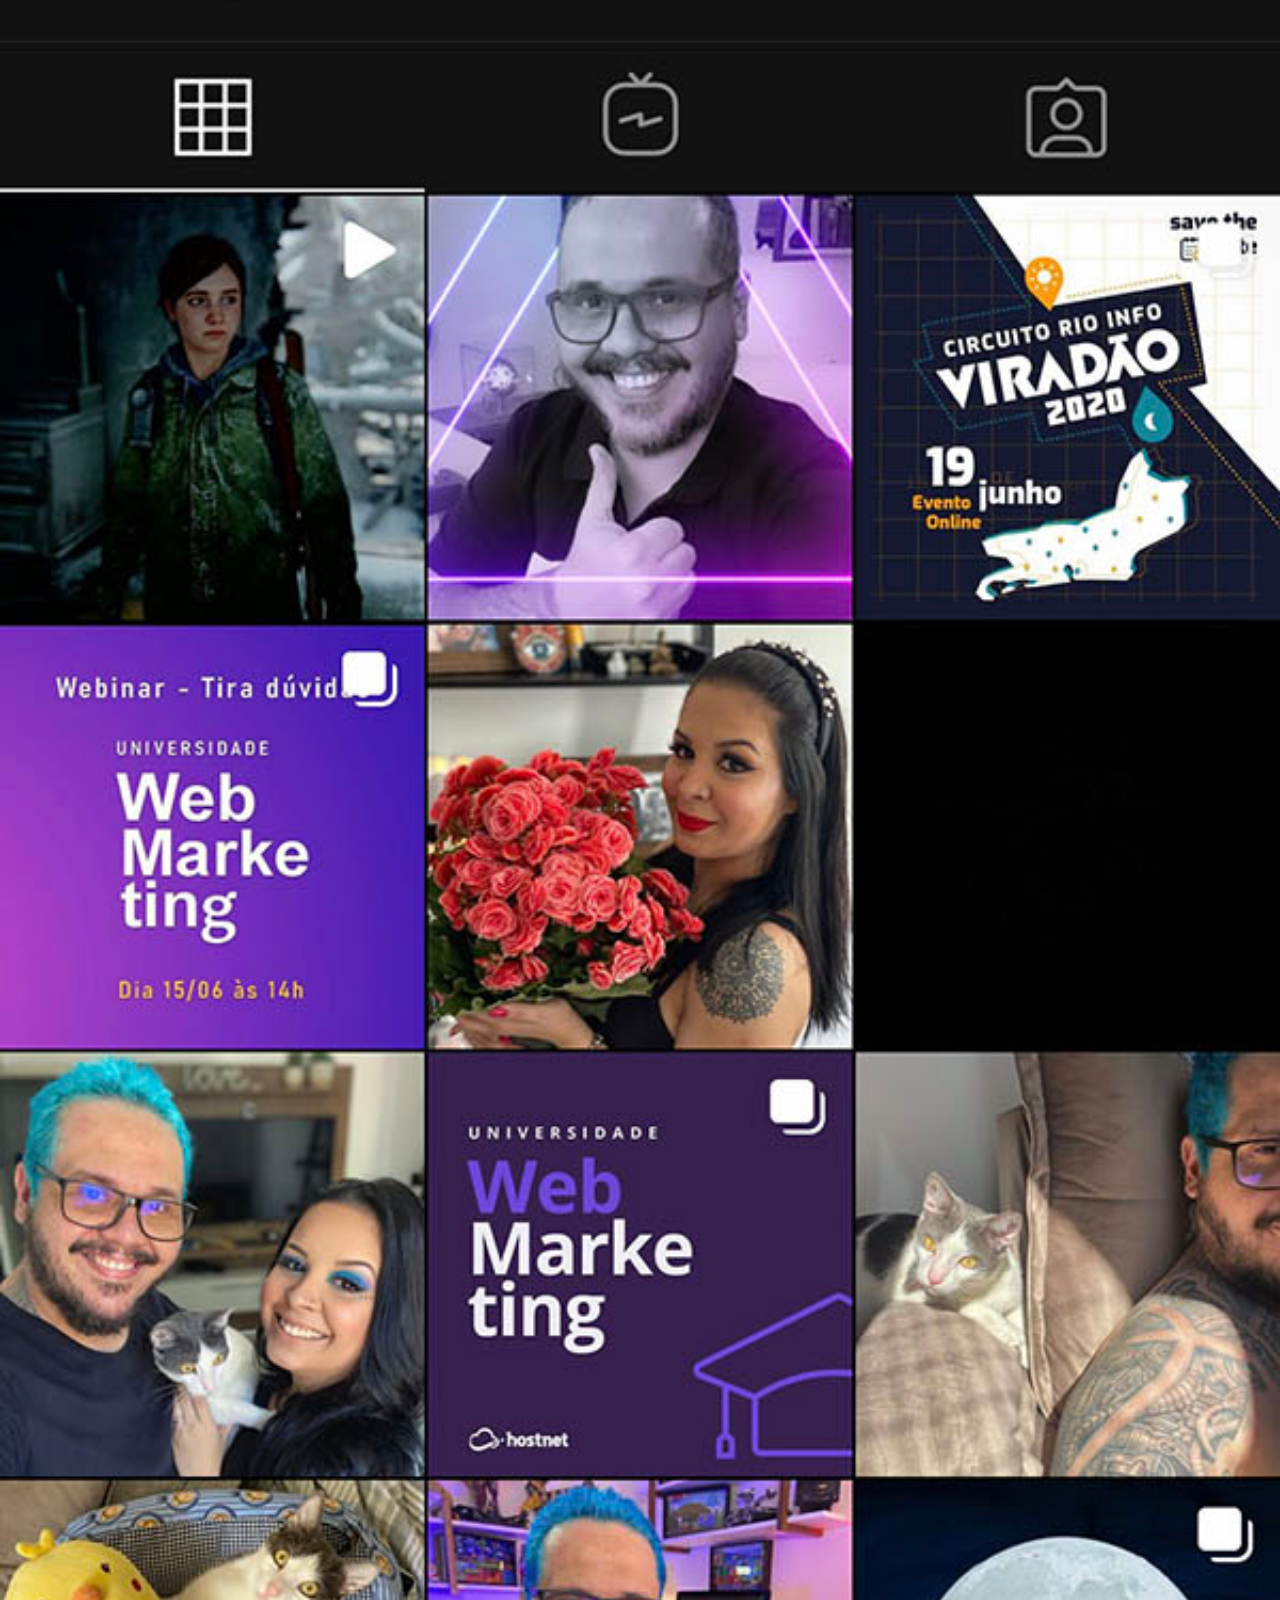
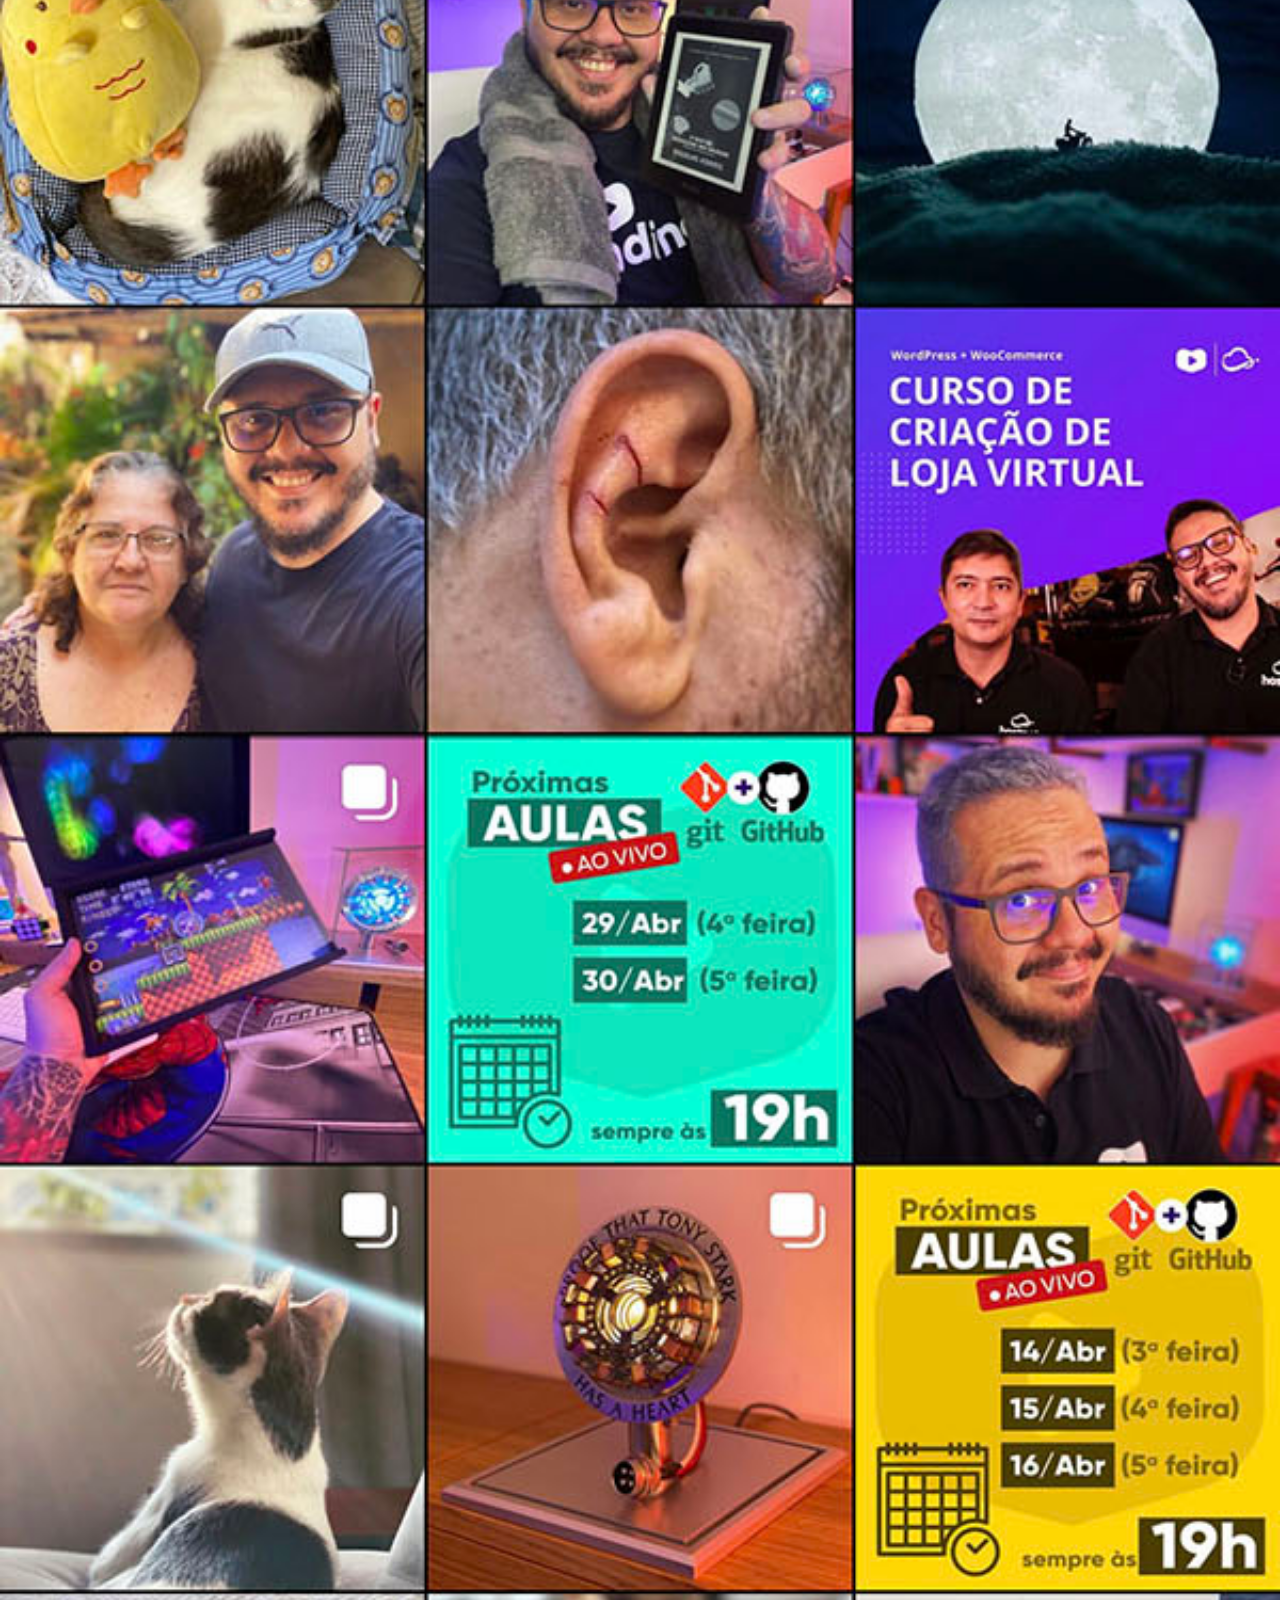
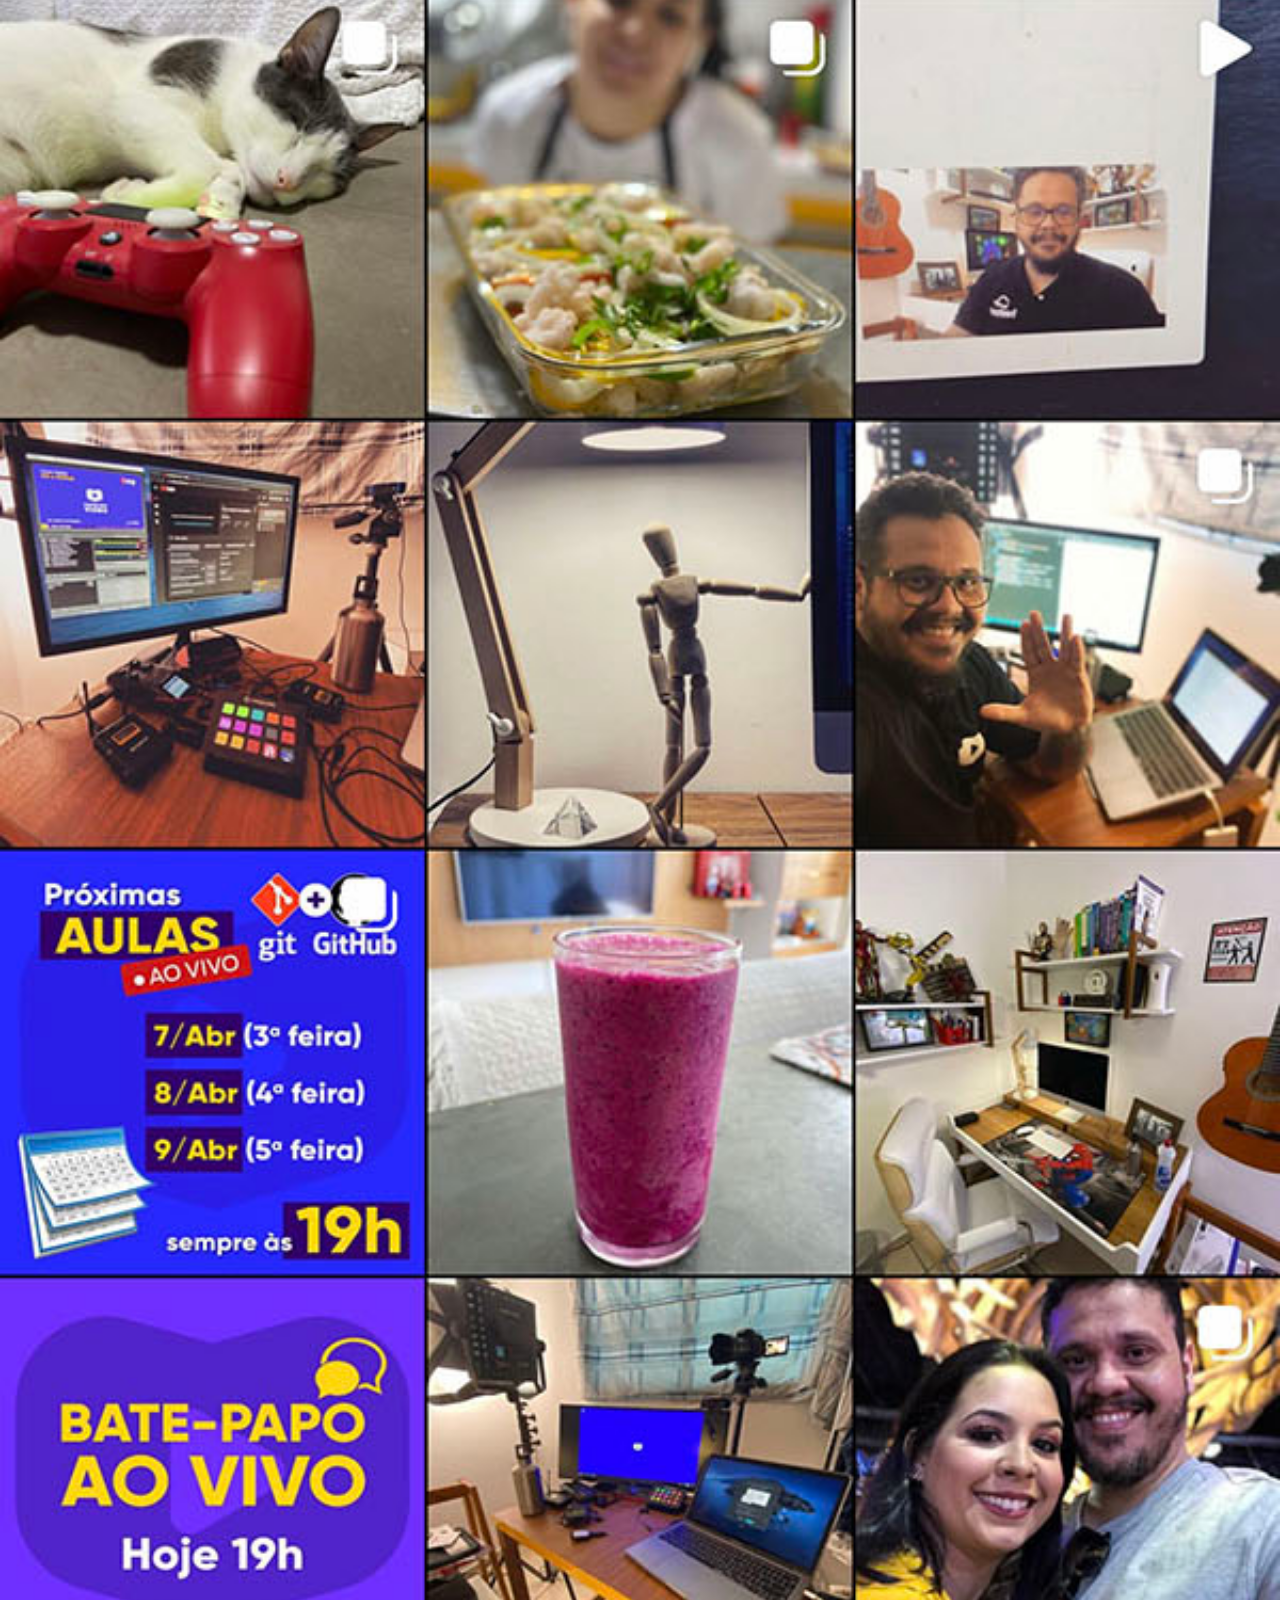
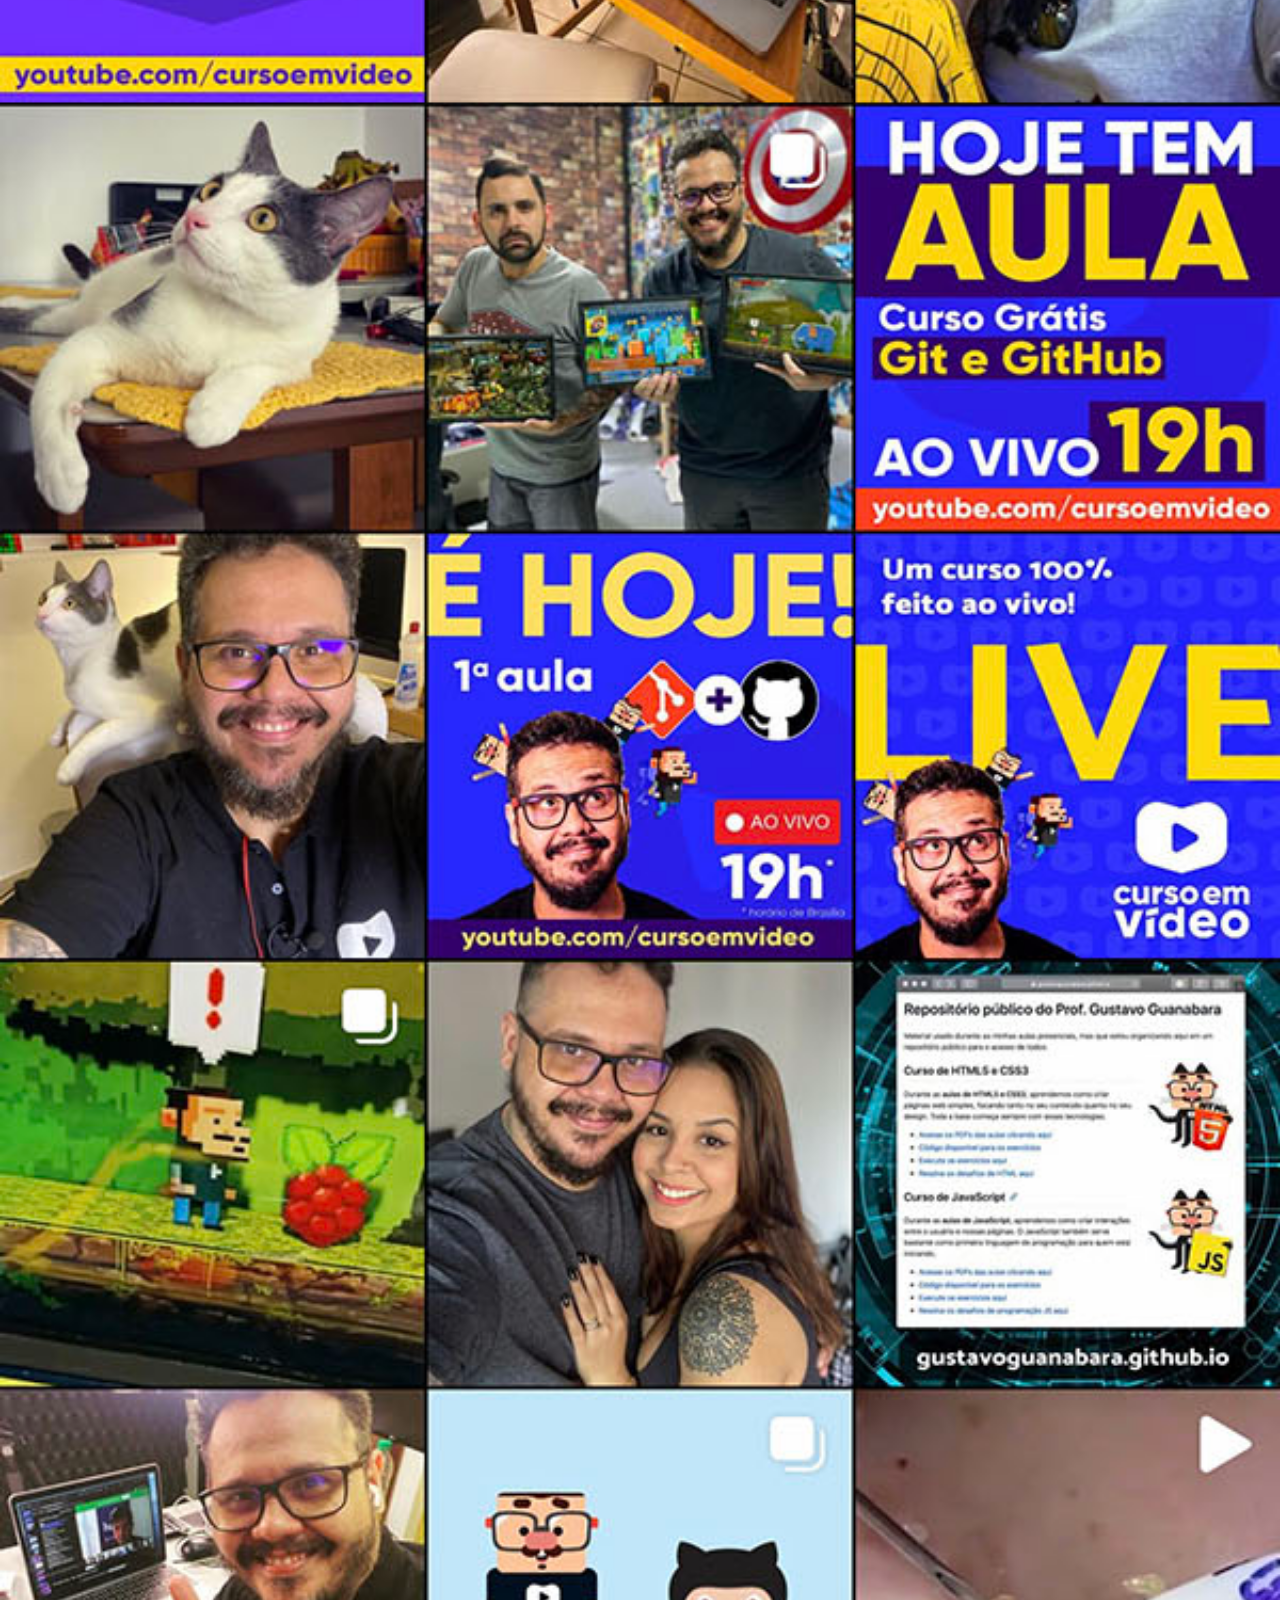
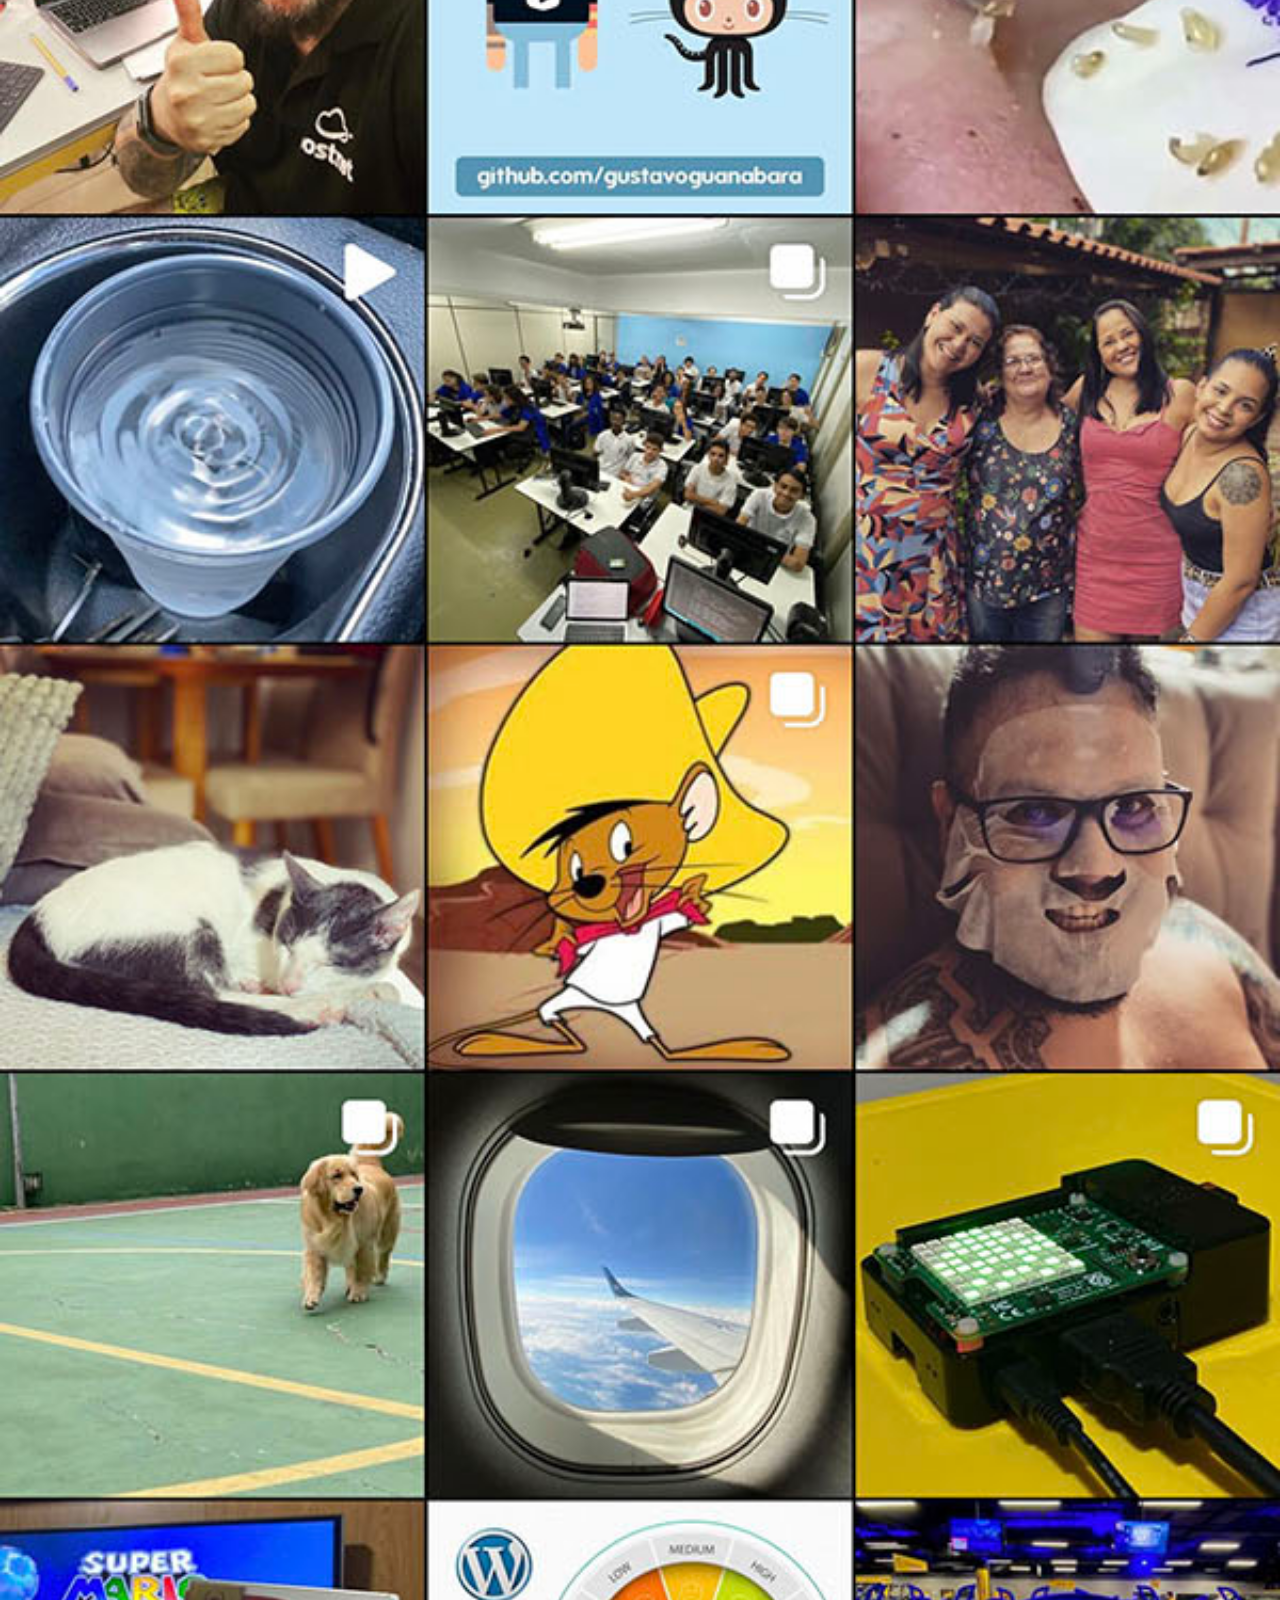
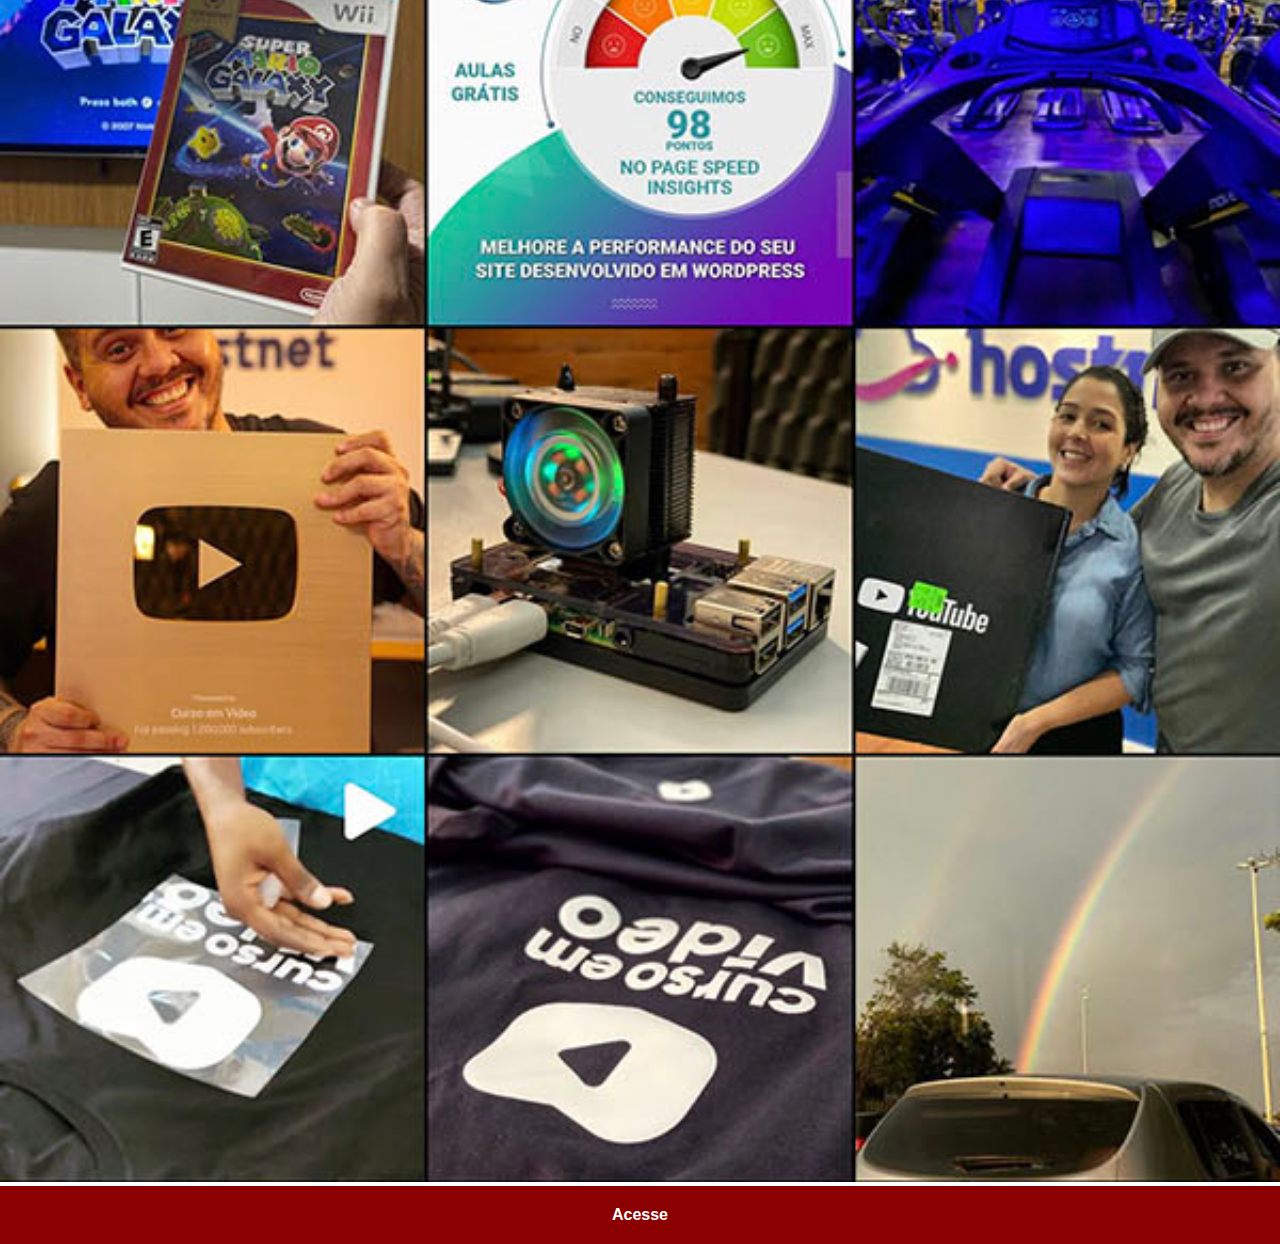
<file: instagram.html>
<!DOCTYPE html>
<html lang="pt-br">
<head>
    <meta charset="UTF-8">
    <meta name="viewport" content="width=device-width, initial-scale=1.0">
    <title>Youtube</title>
    <link rel="stylesheet" href="estilos/social.css">
</head>
<body>
    <img src="imagens/tela-instagram.jpg" alt="Instagram">
    <a href="https://www.instagram.com/ronanmoliveiraa?igsh=YncyaTF0N2lnOXJn" target="_blank">Acesse </a>
</body>
</html>
</file>
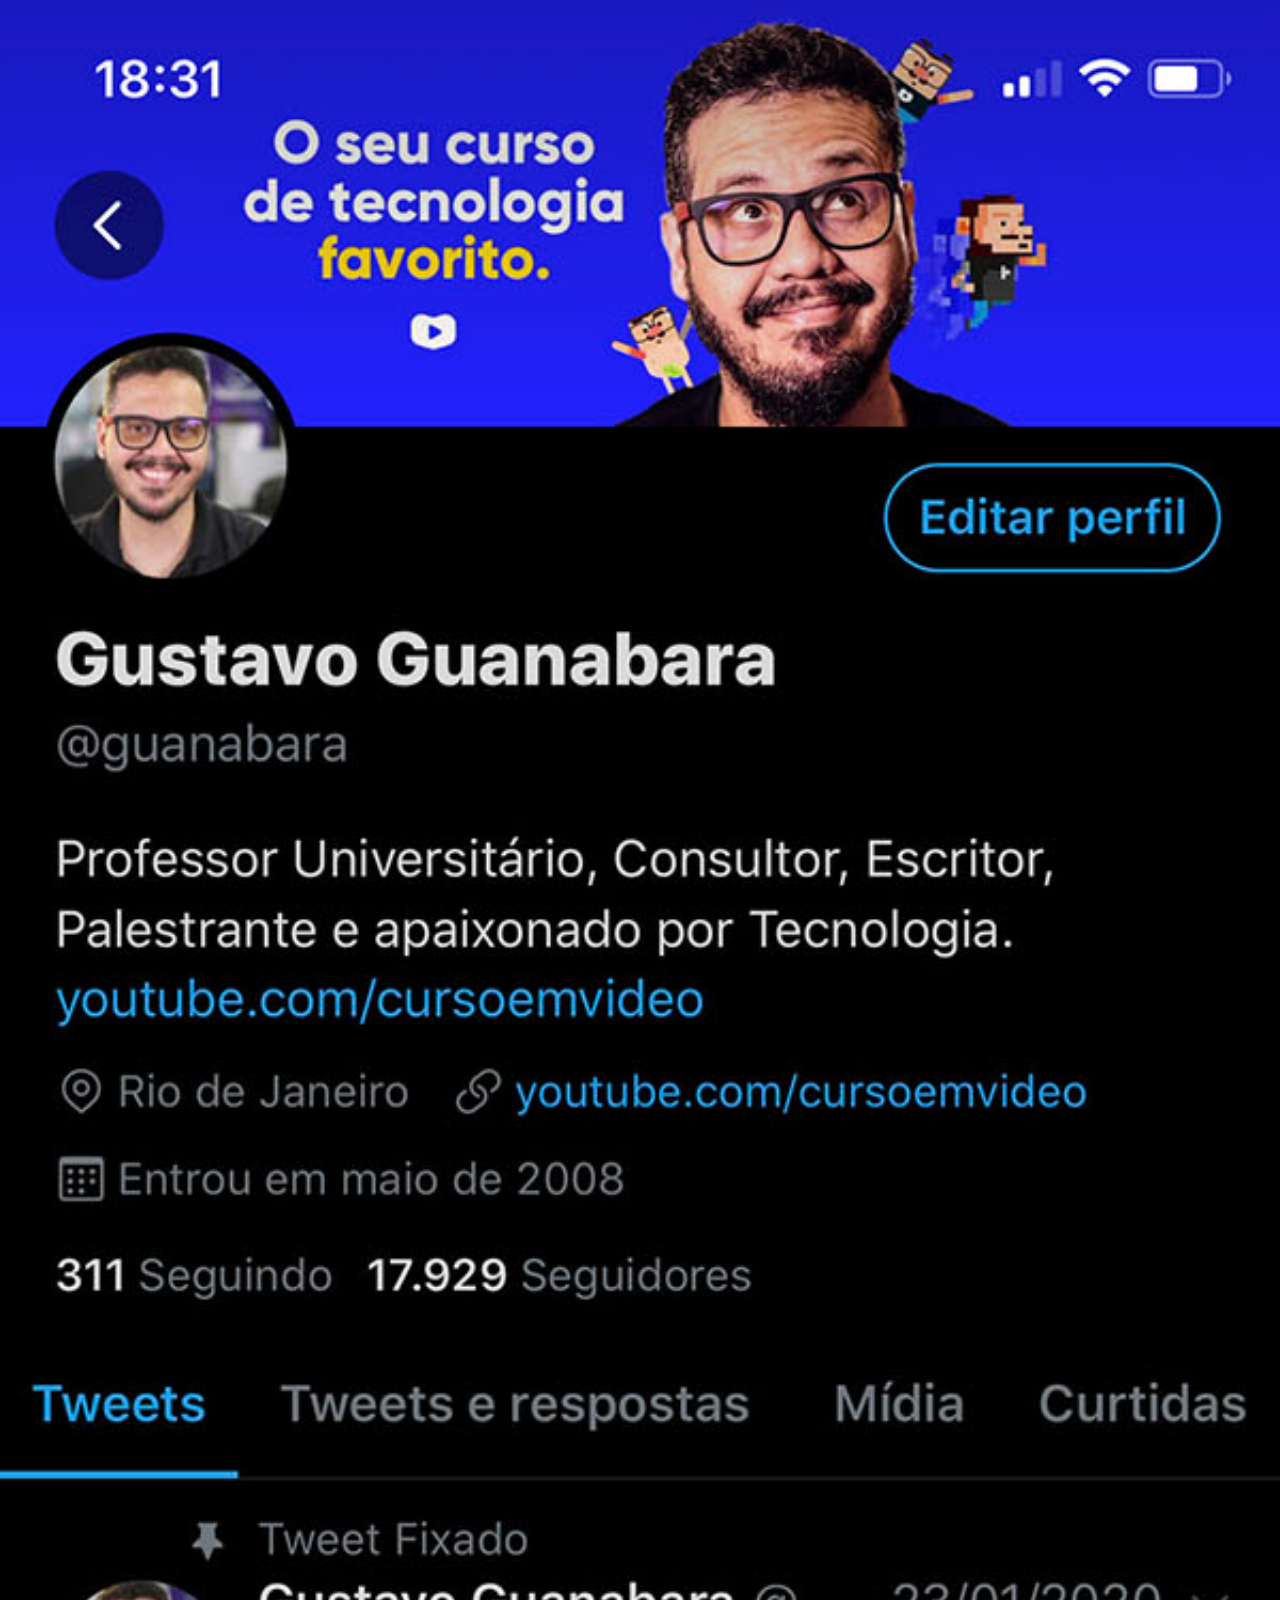
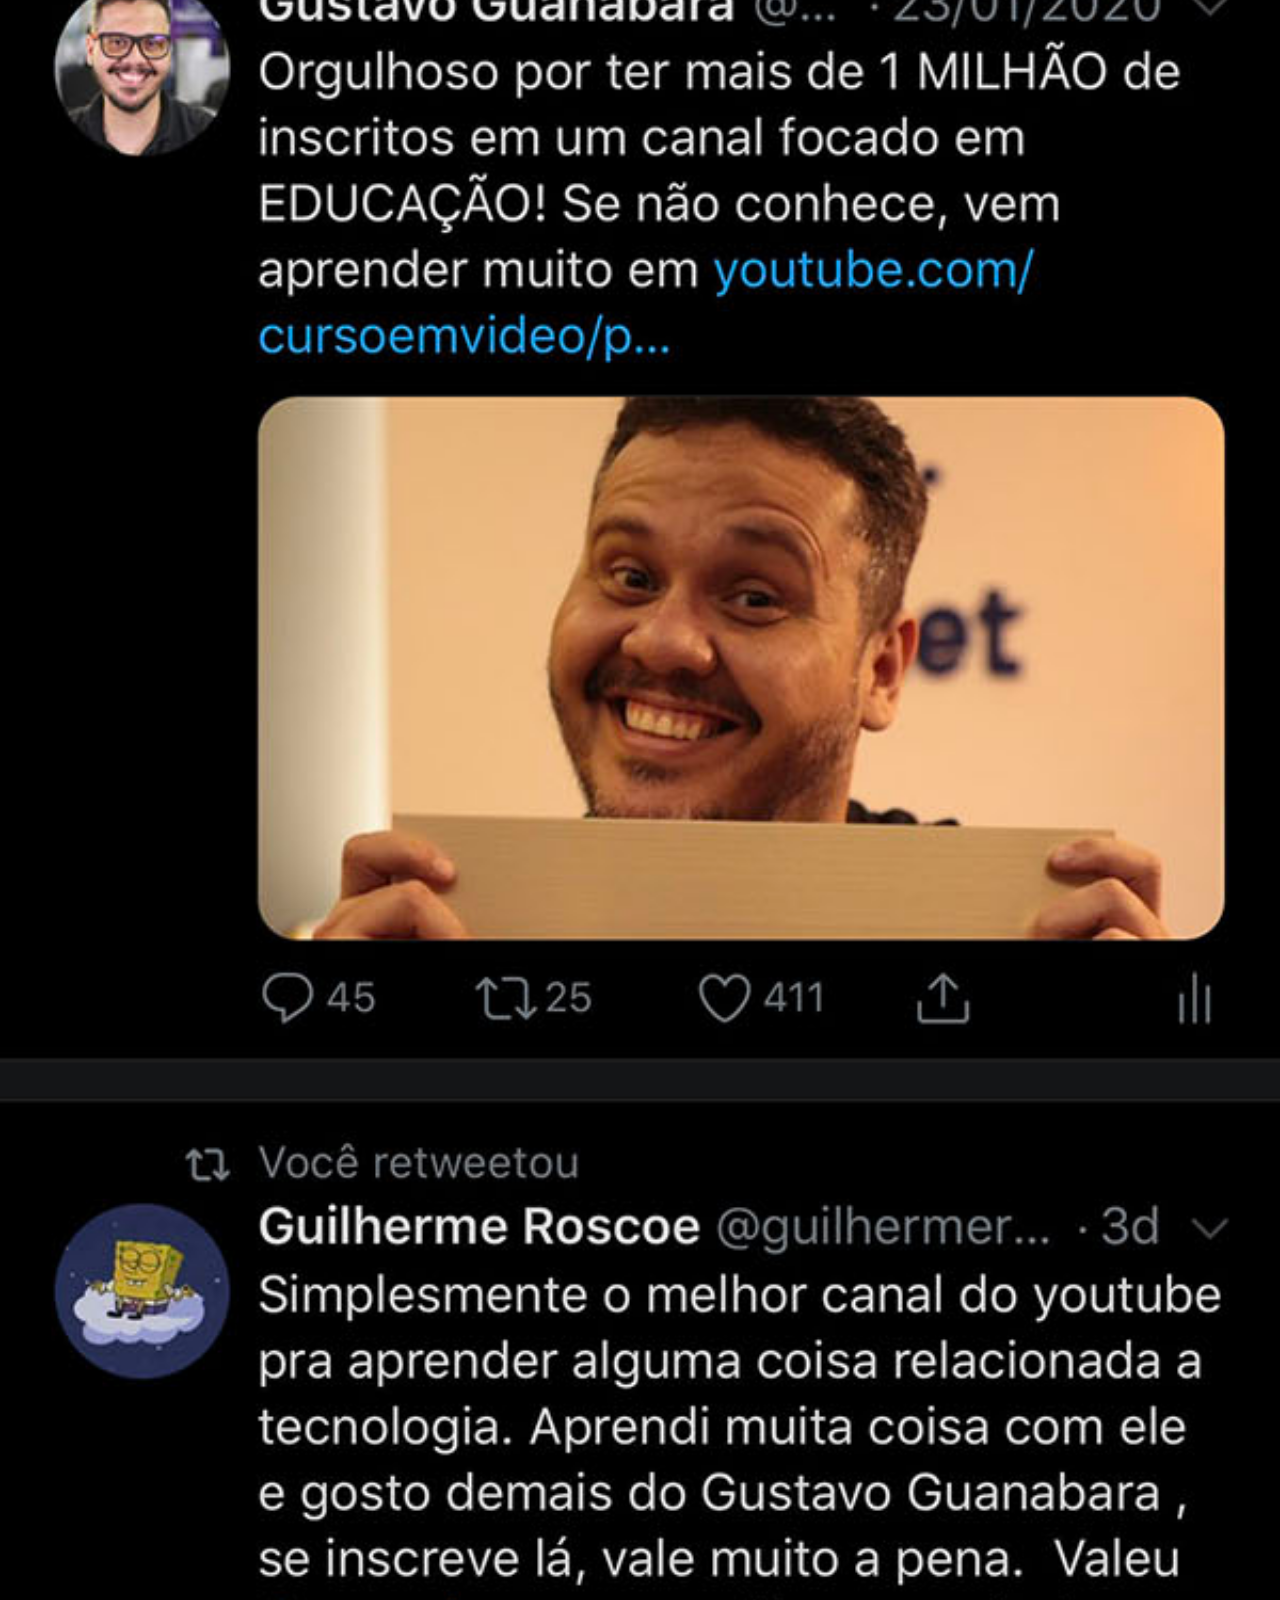
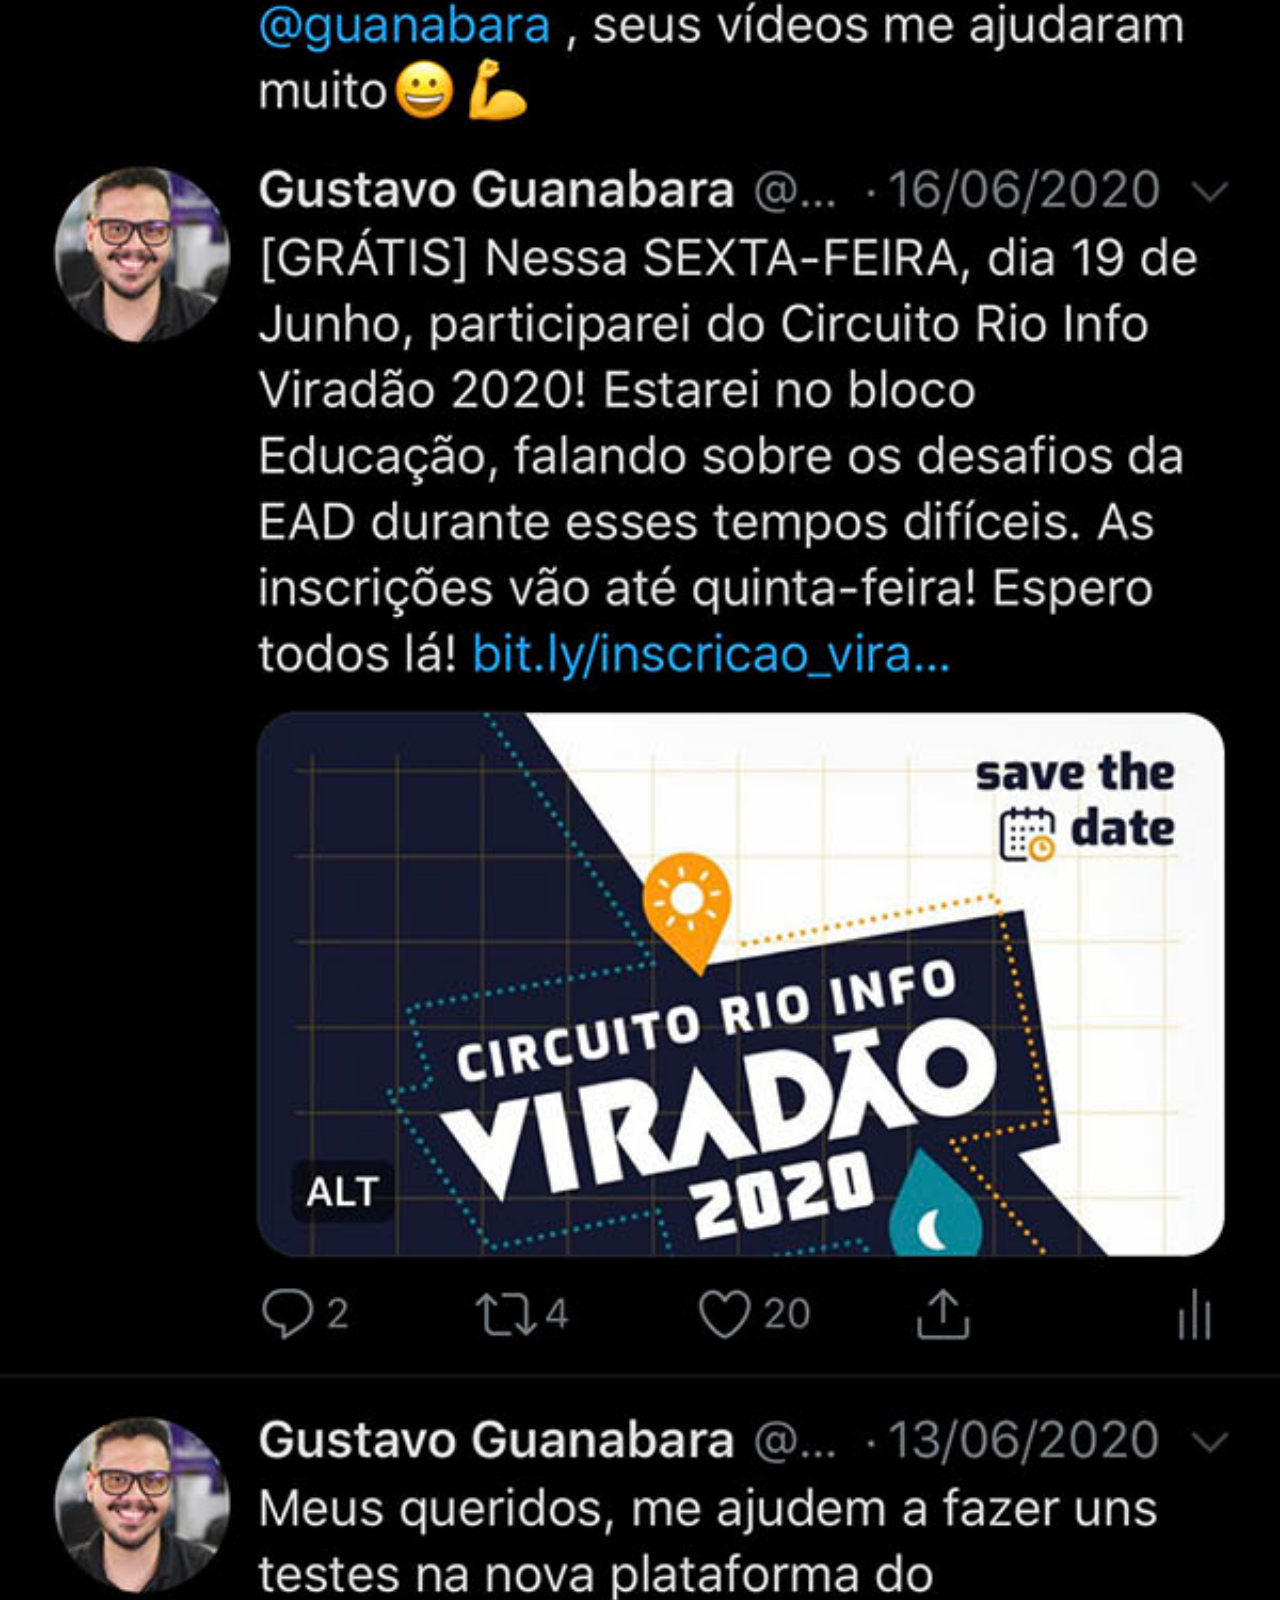
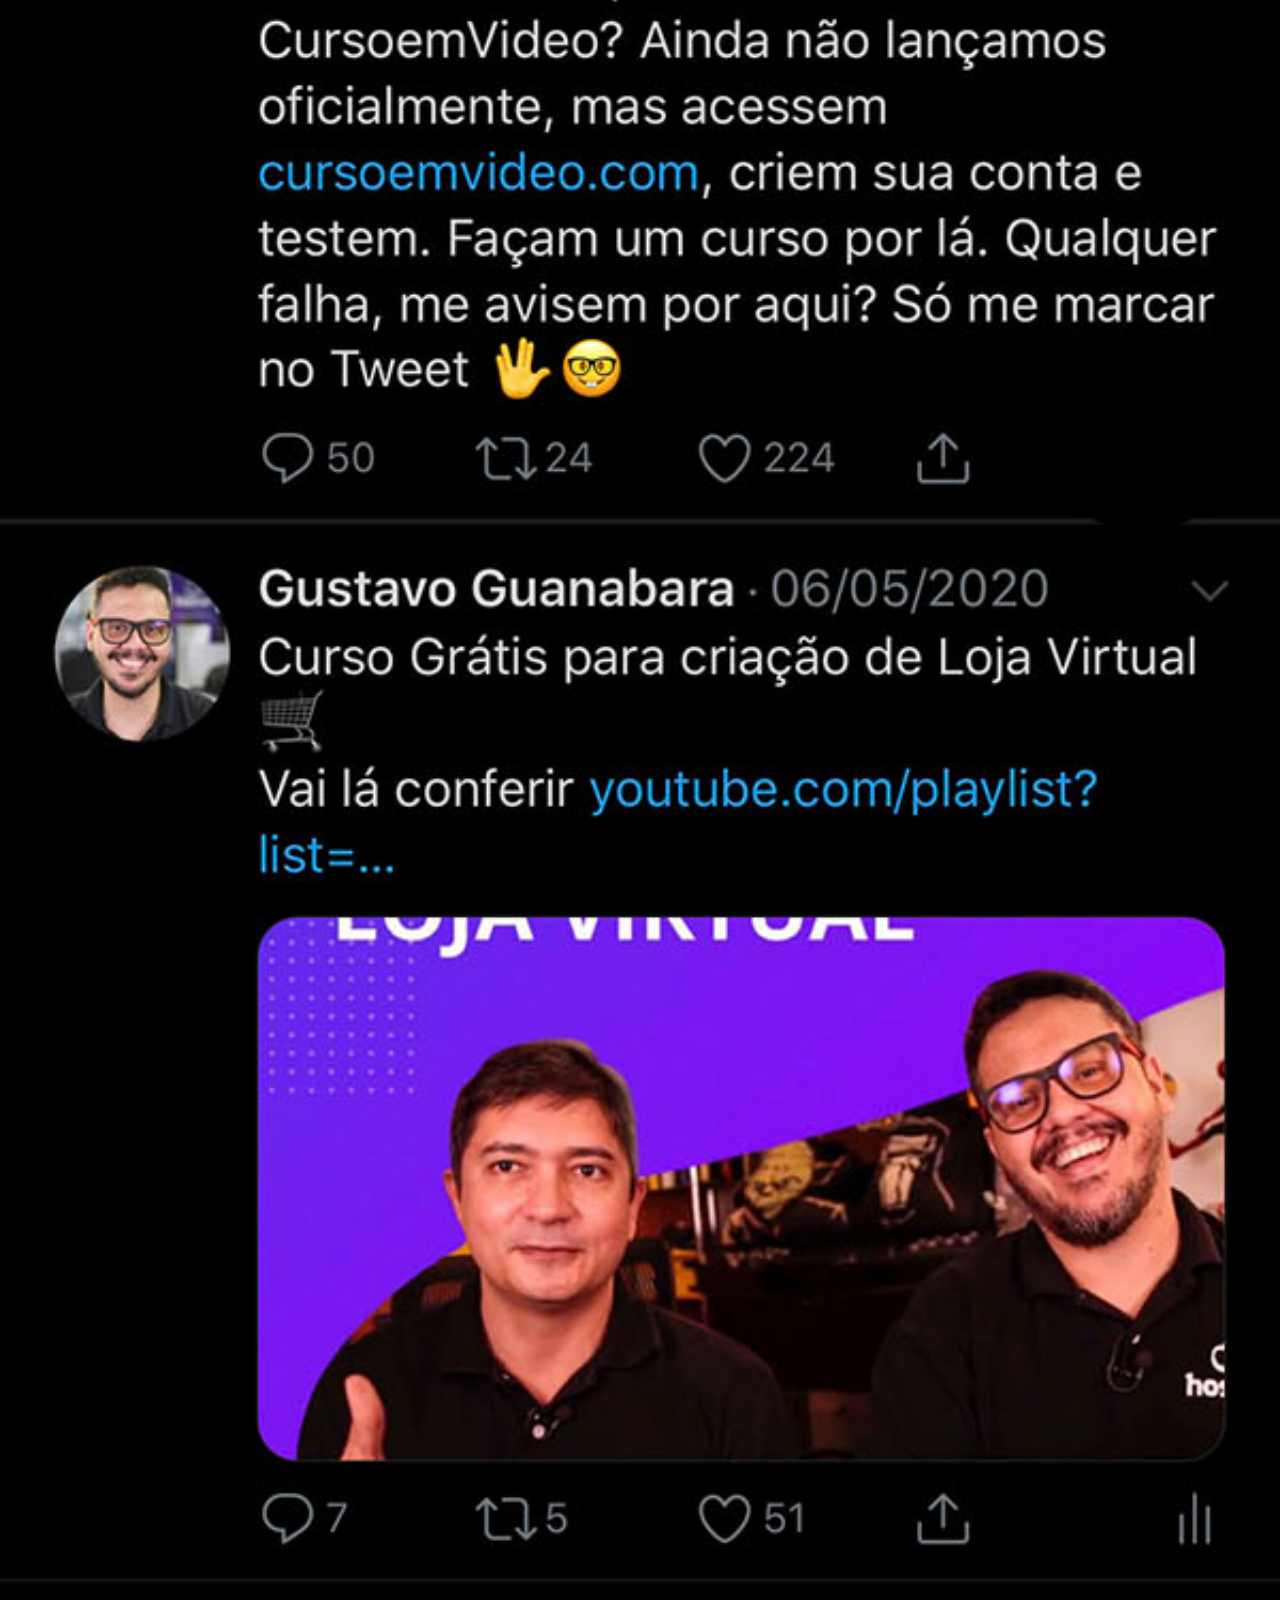
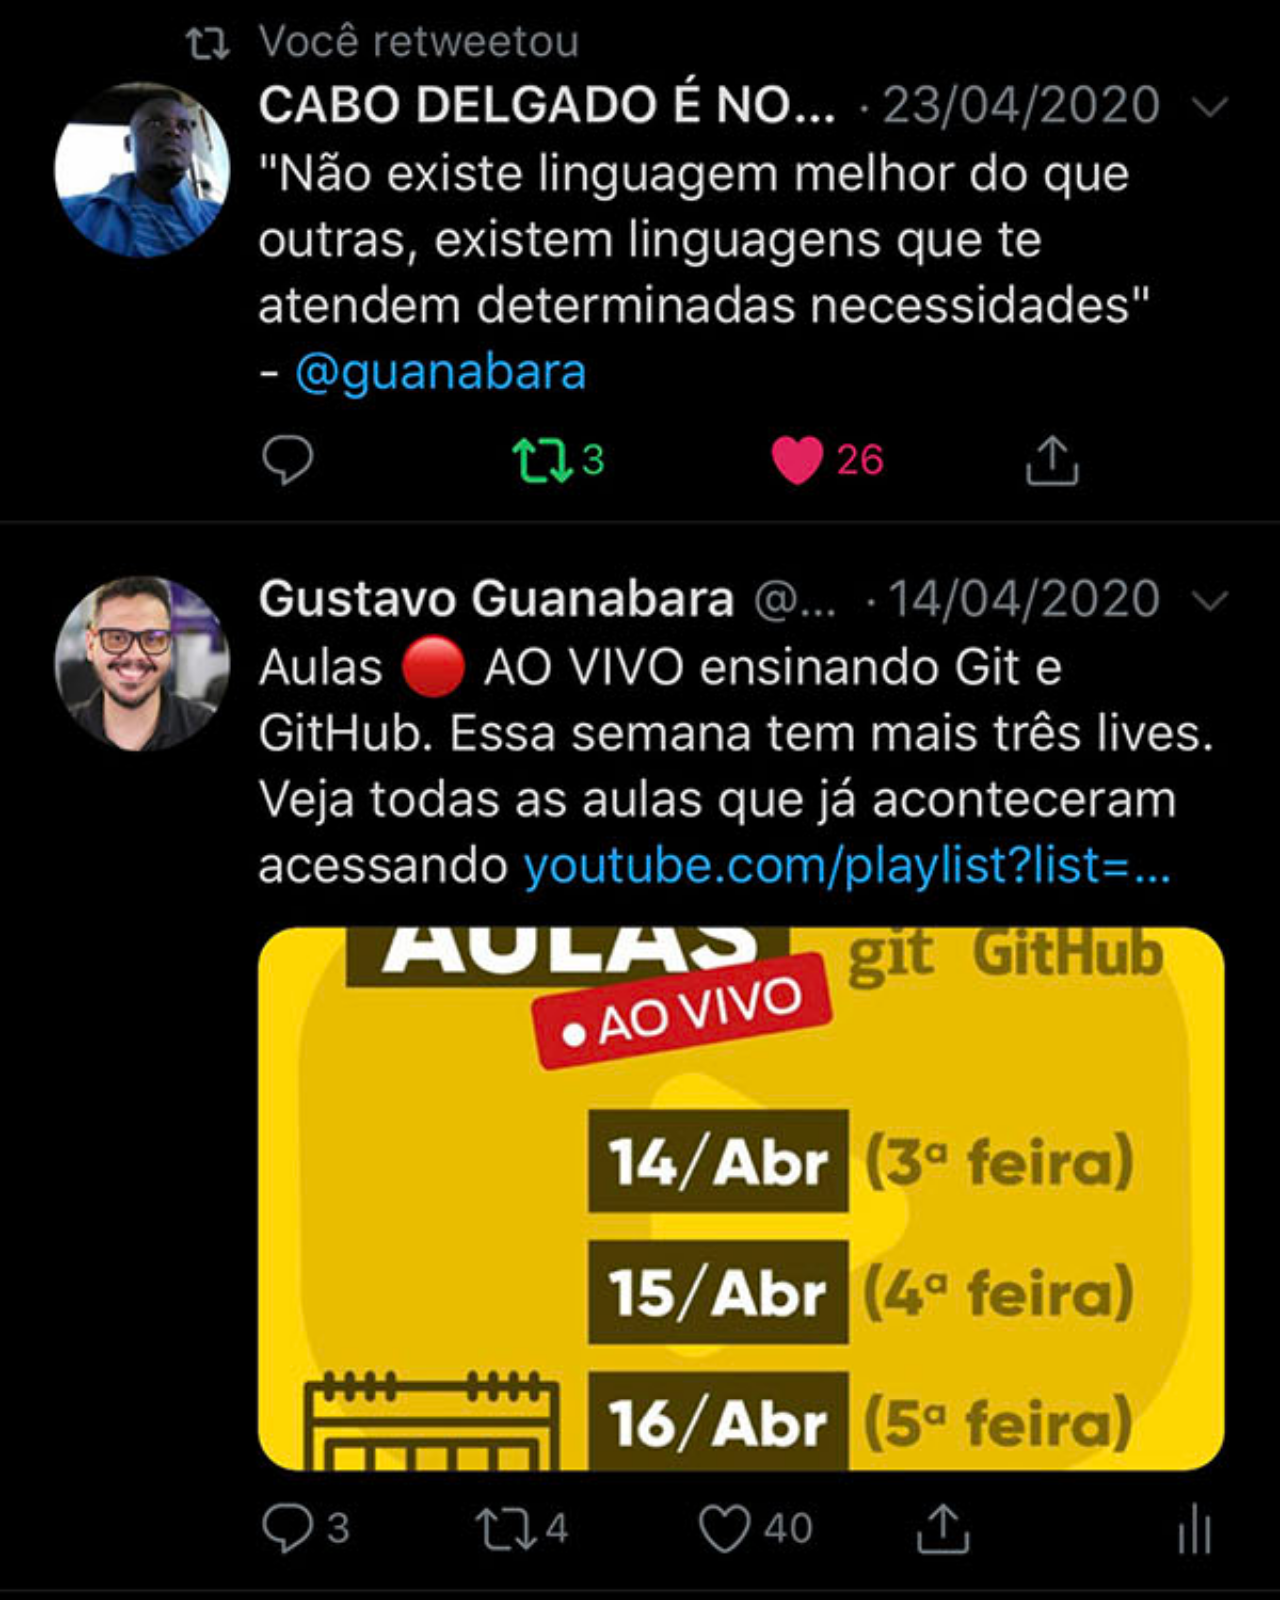
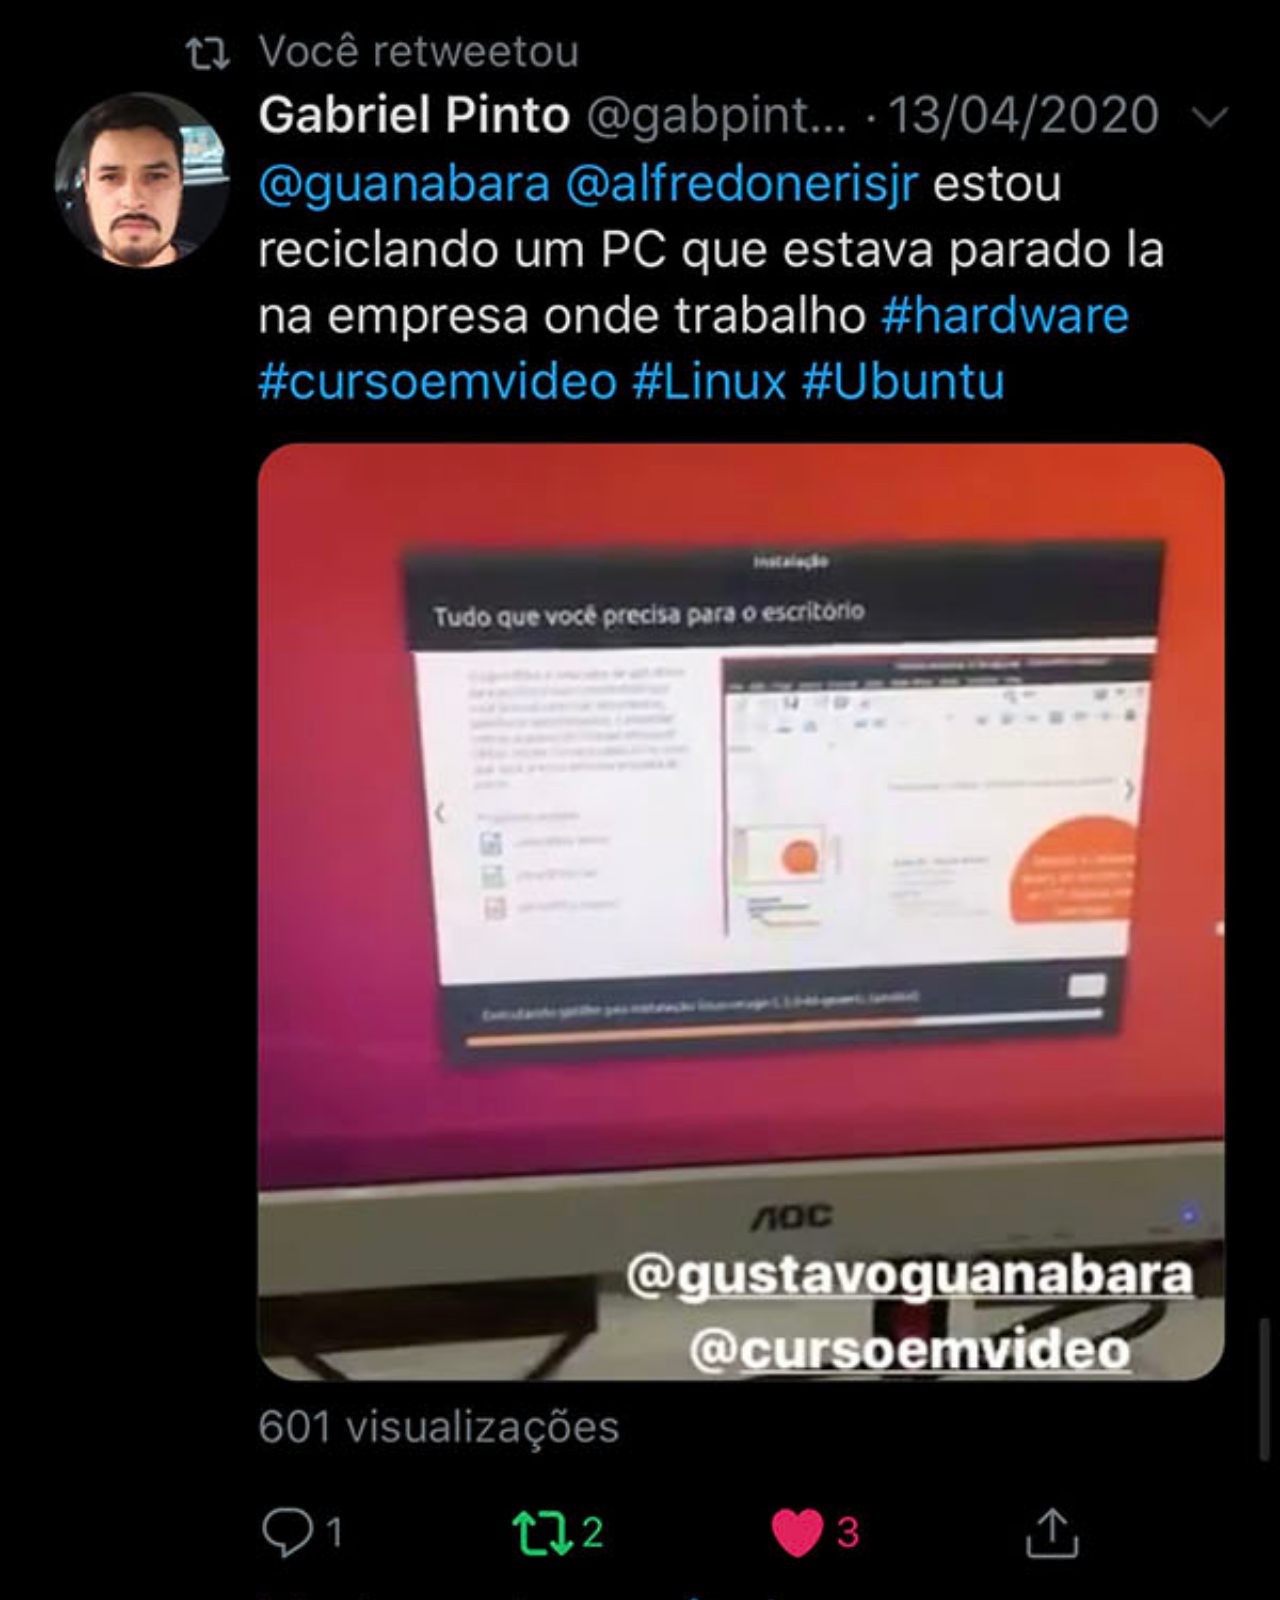
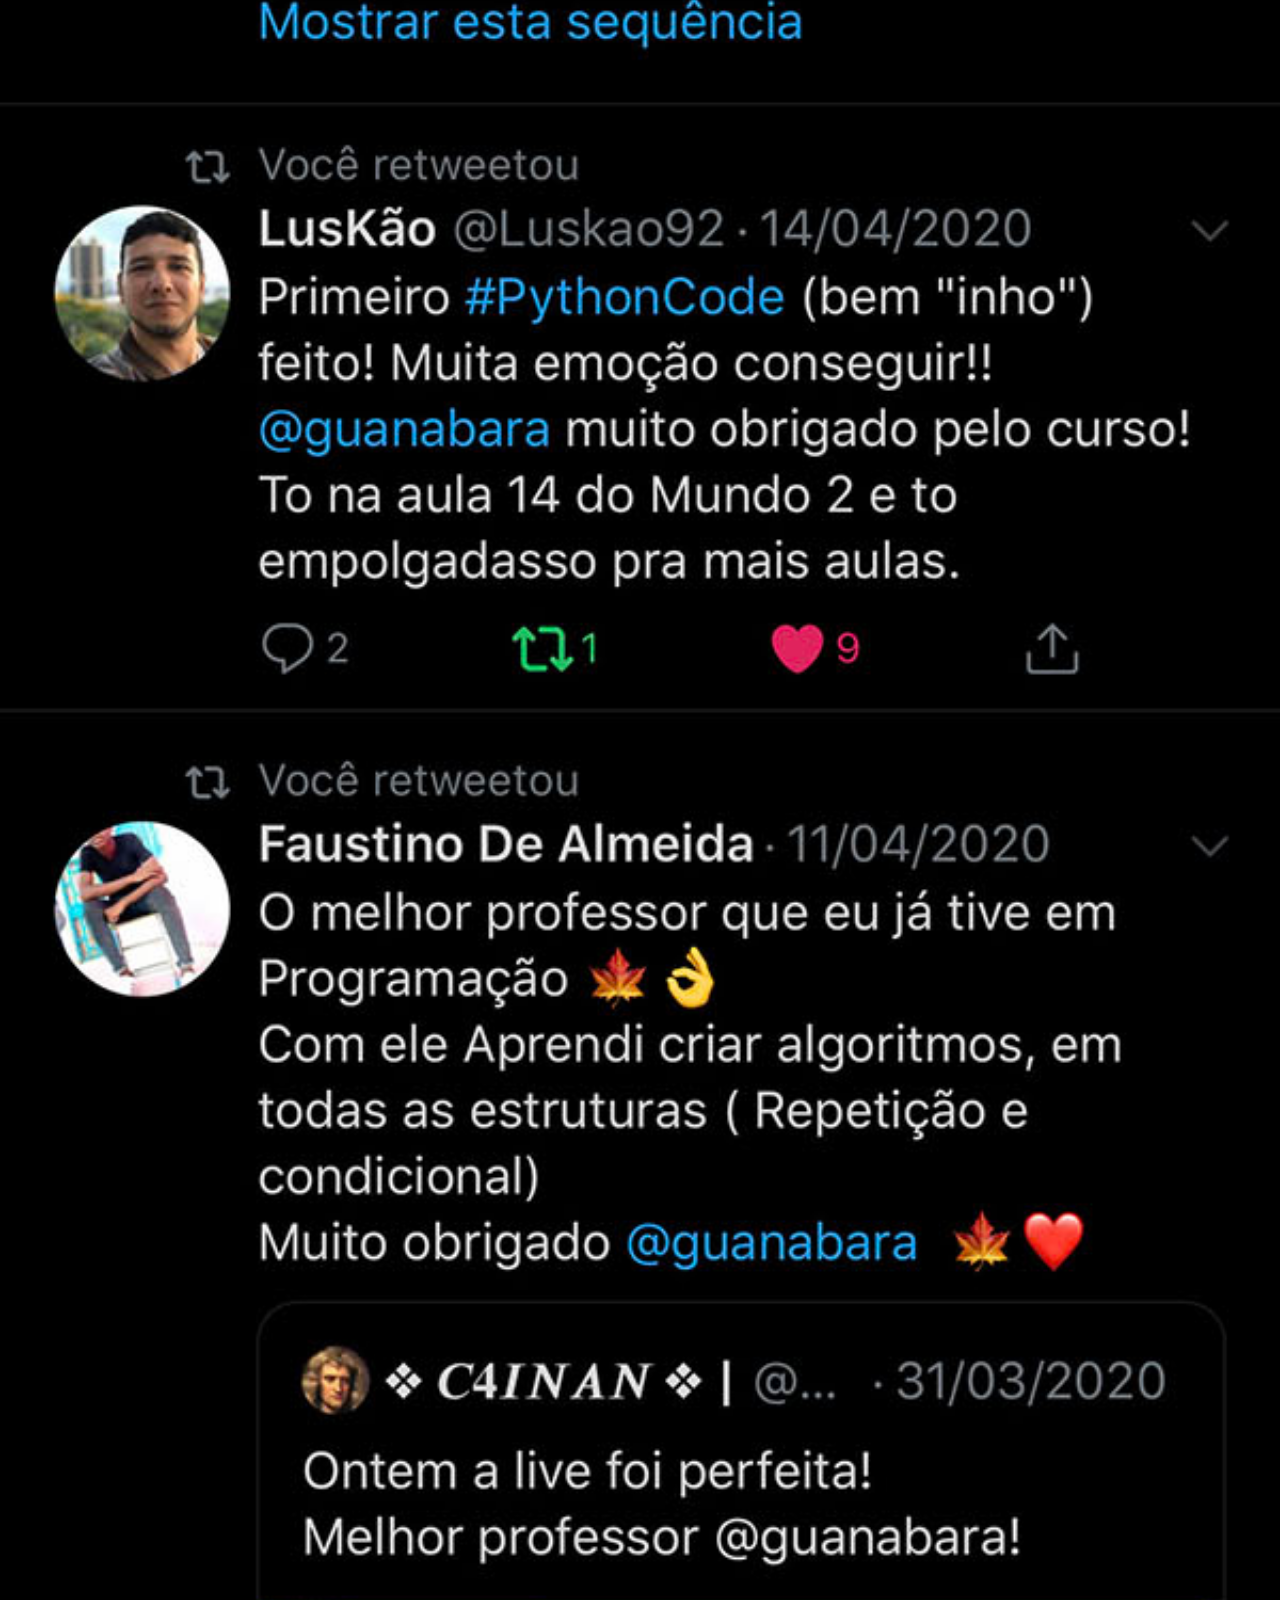
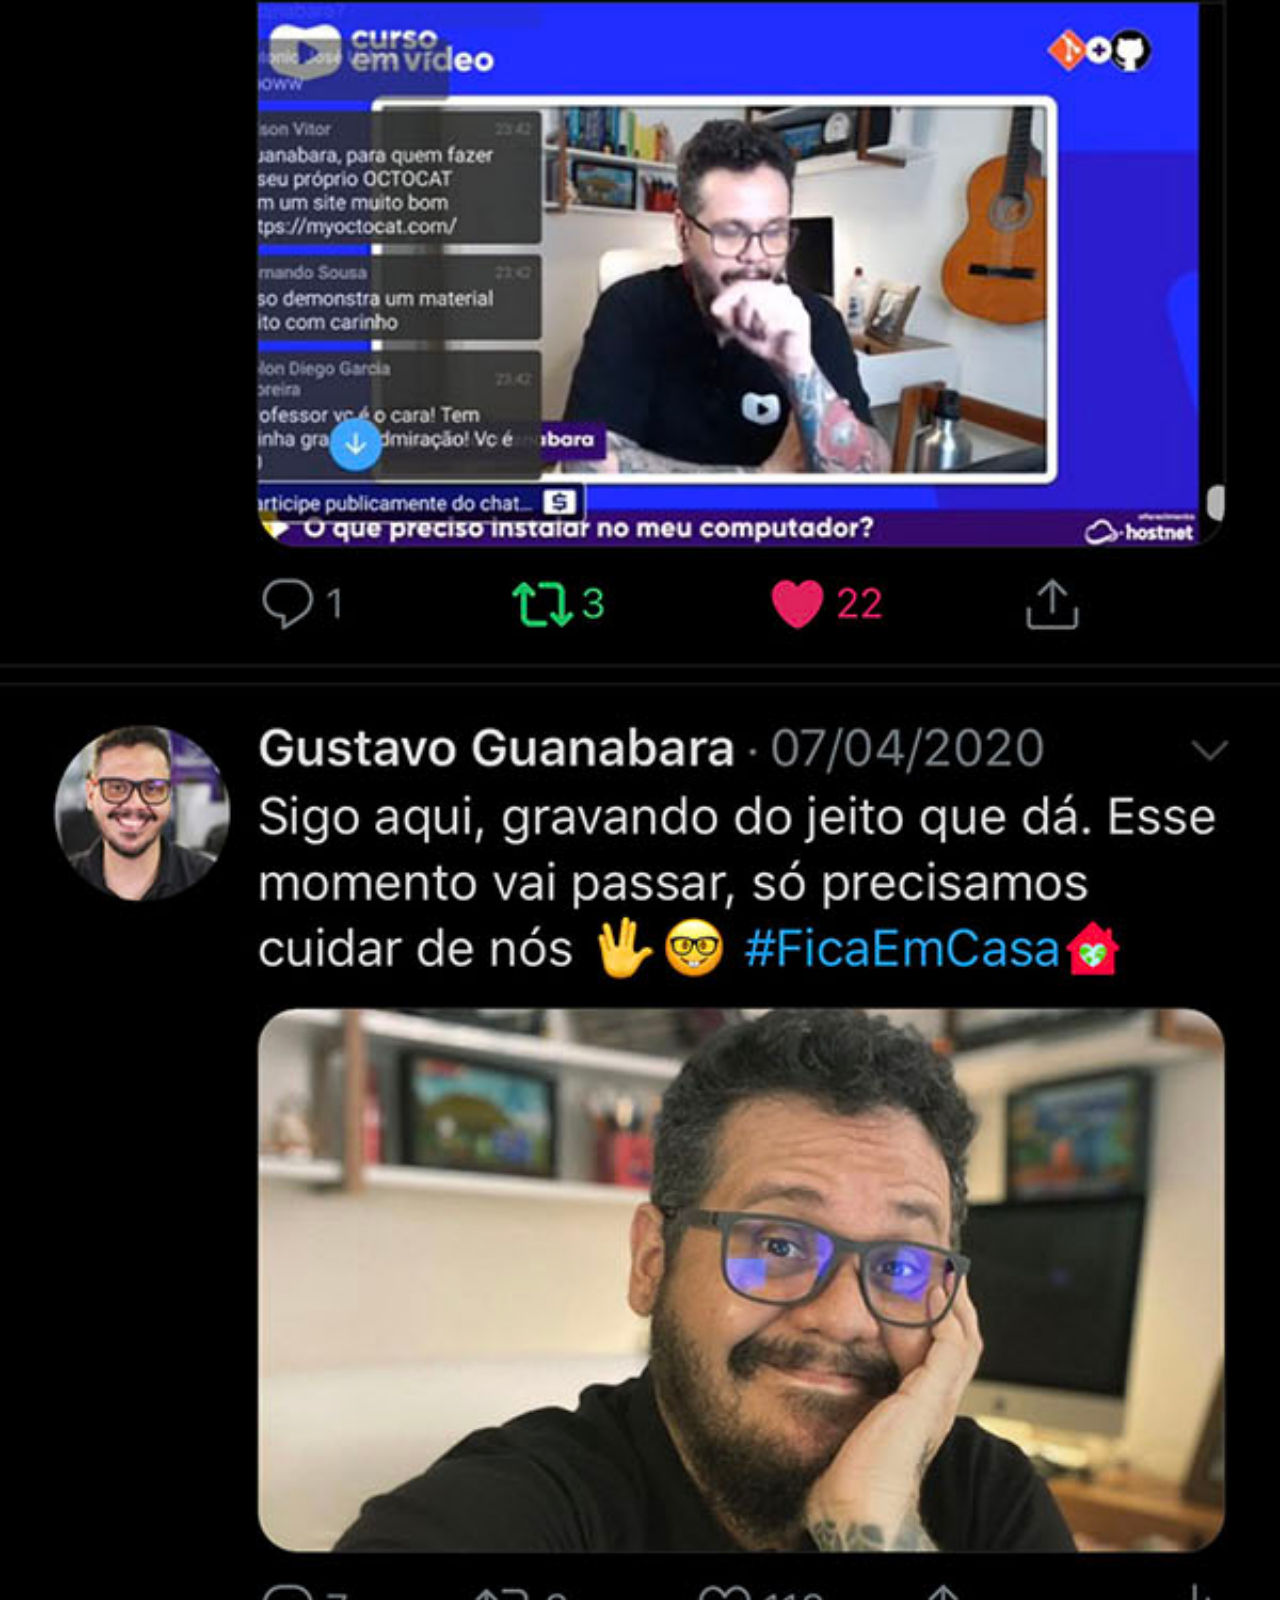
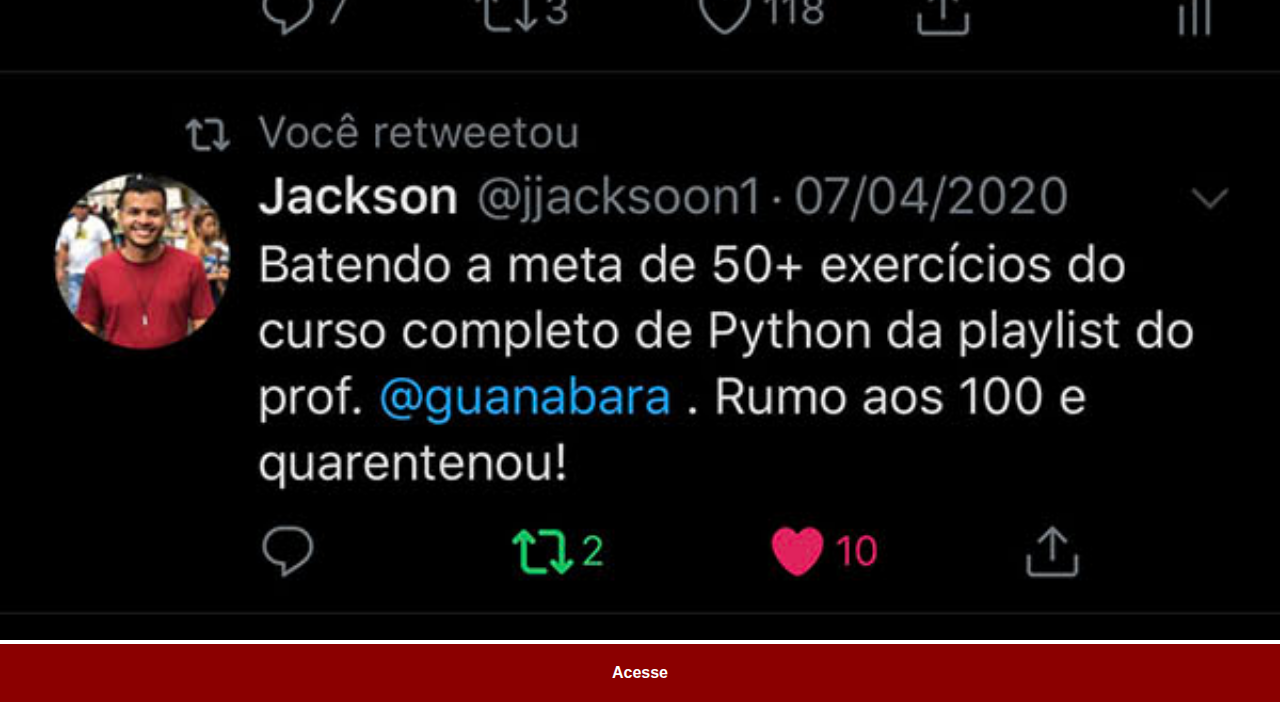
<file: X.html>
<!DOCTYPE html>
<html lang="pt-br">
<head>
    <meta charset="UTF-8">
    <meta name="viewport" content="width=device-width, initial-scale=1.0">
    <title>Youtube</title>
    <link rel="stylesheet" href="estilos/social.css">
</head>
<body>
    <img src="imagens/tela-twitter.jpg" alt="Twitter">
    <a href="https://x.com/ronan_martins19?t=2OQSi8UcYU46Iwl8N0DXwA&s=08" target="_blank">Acesse </a>
</body>
</html>
</file>
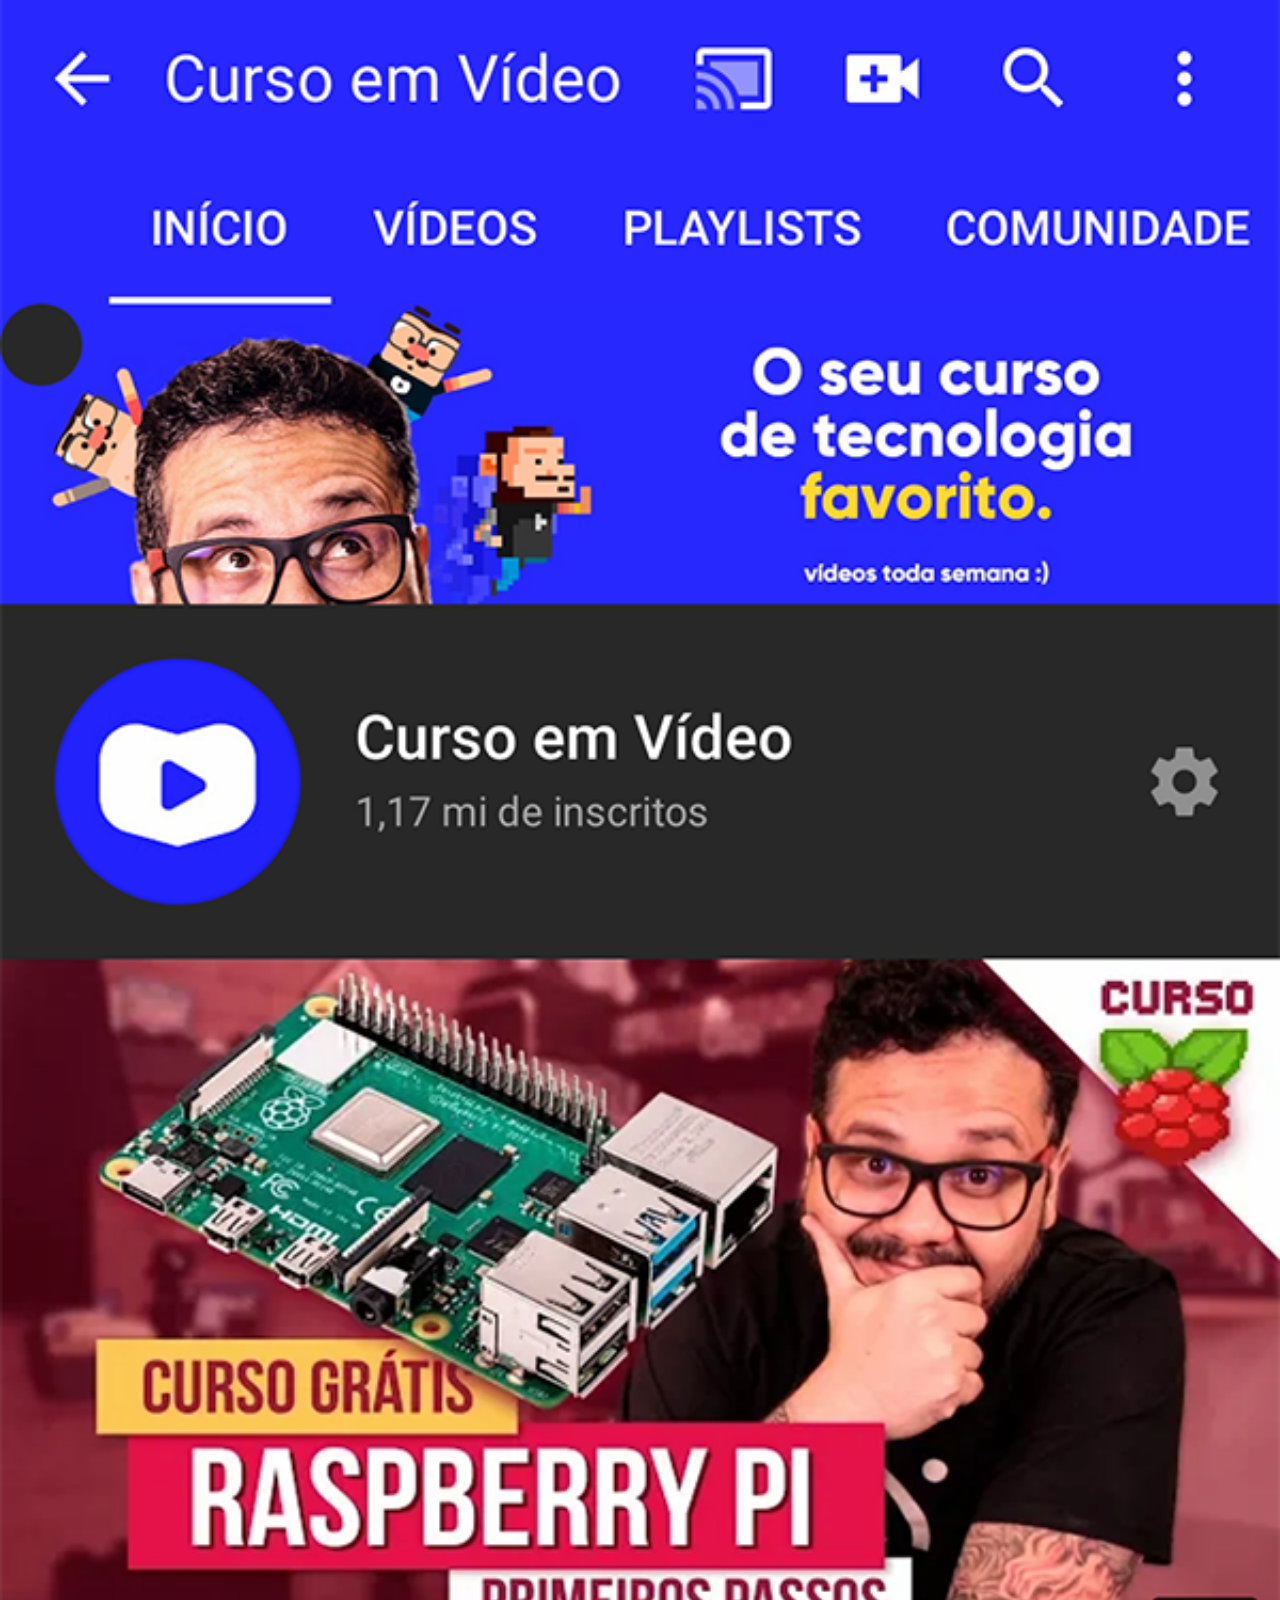
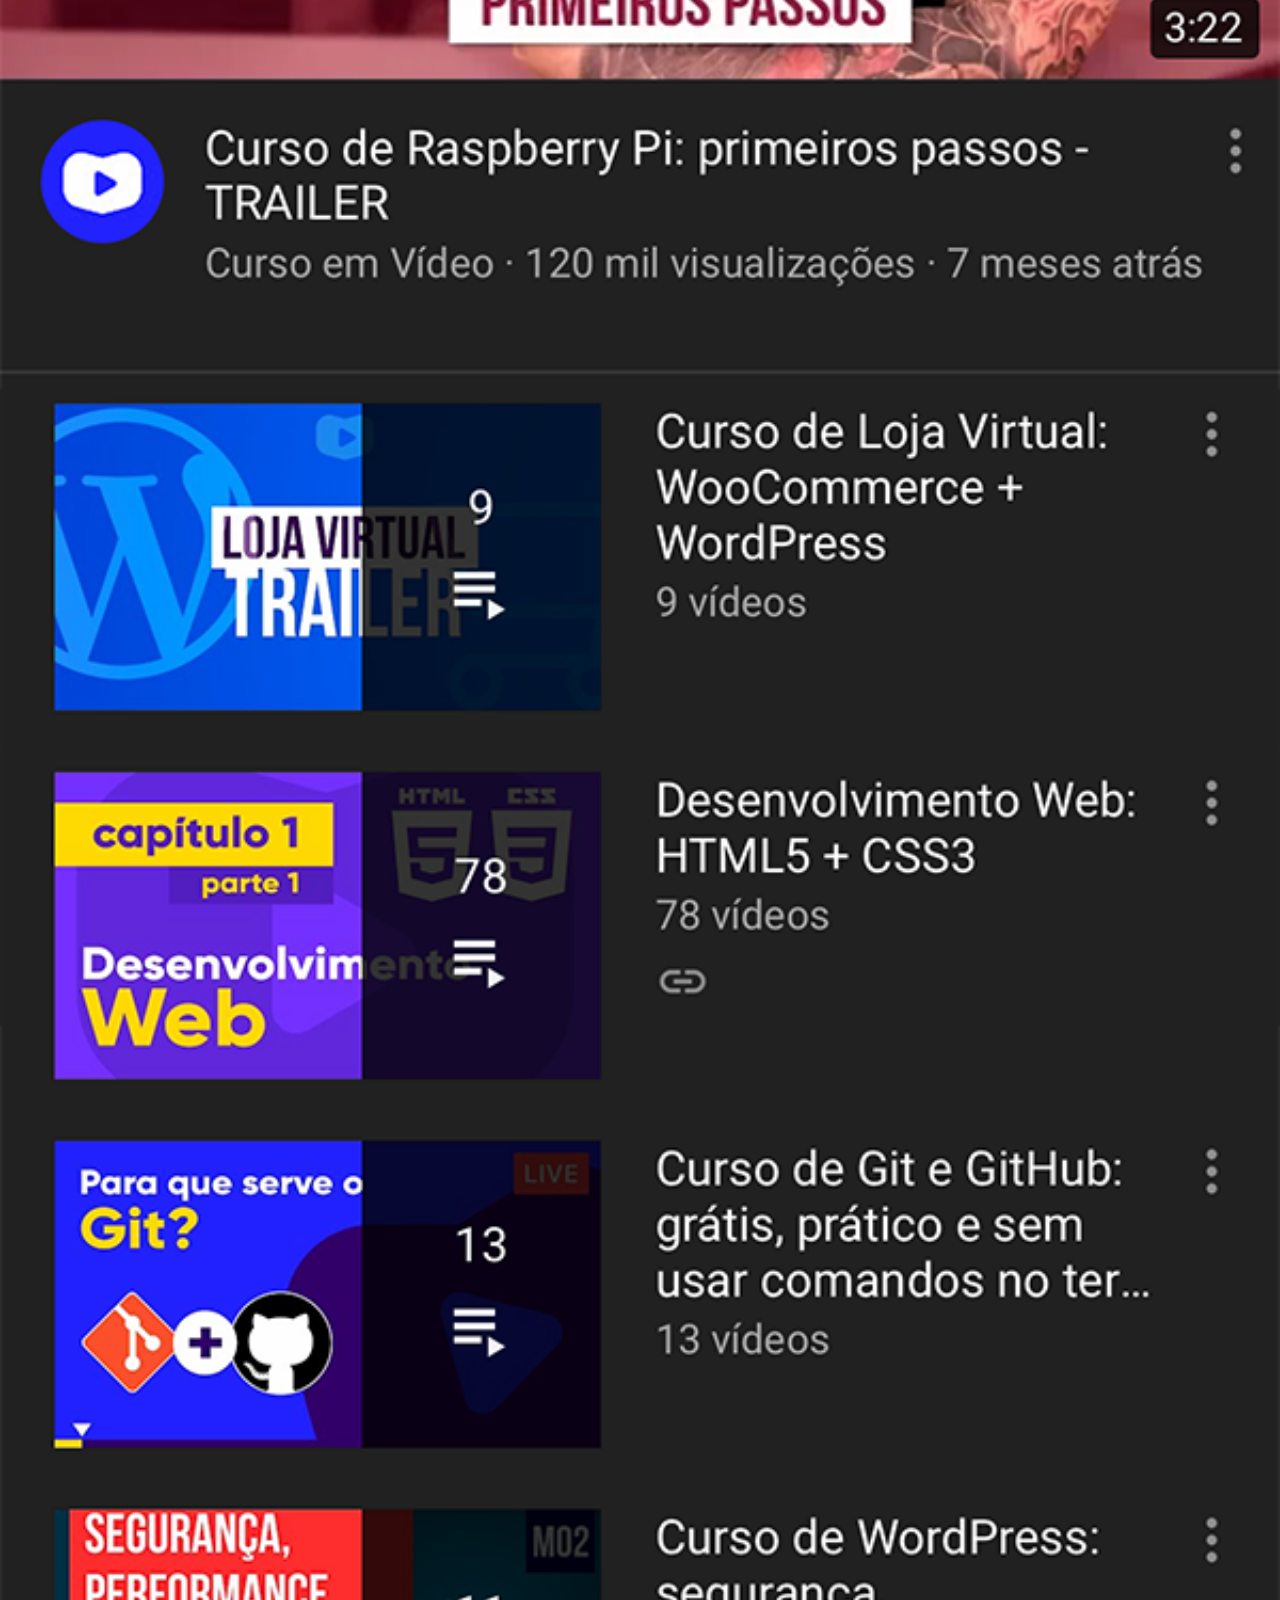
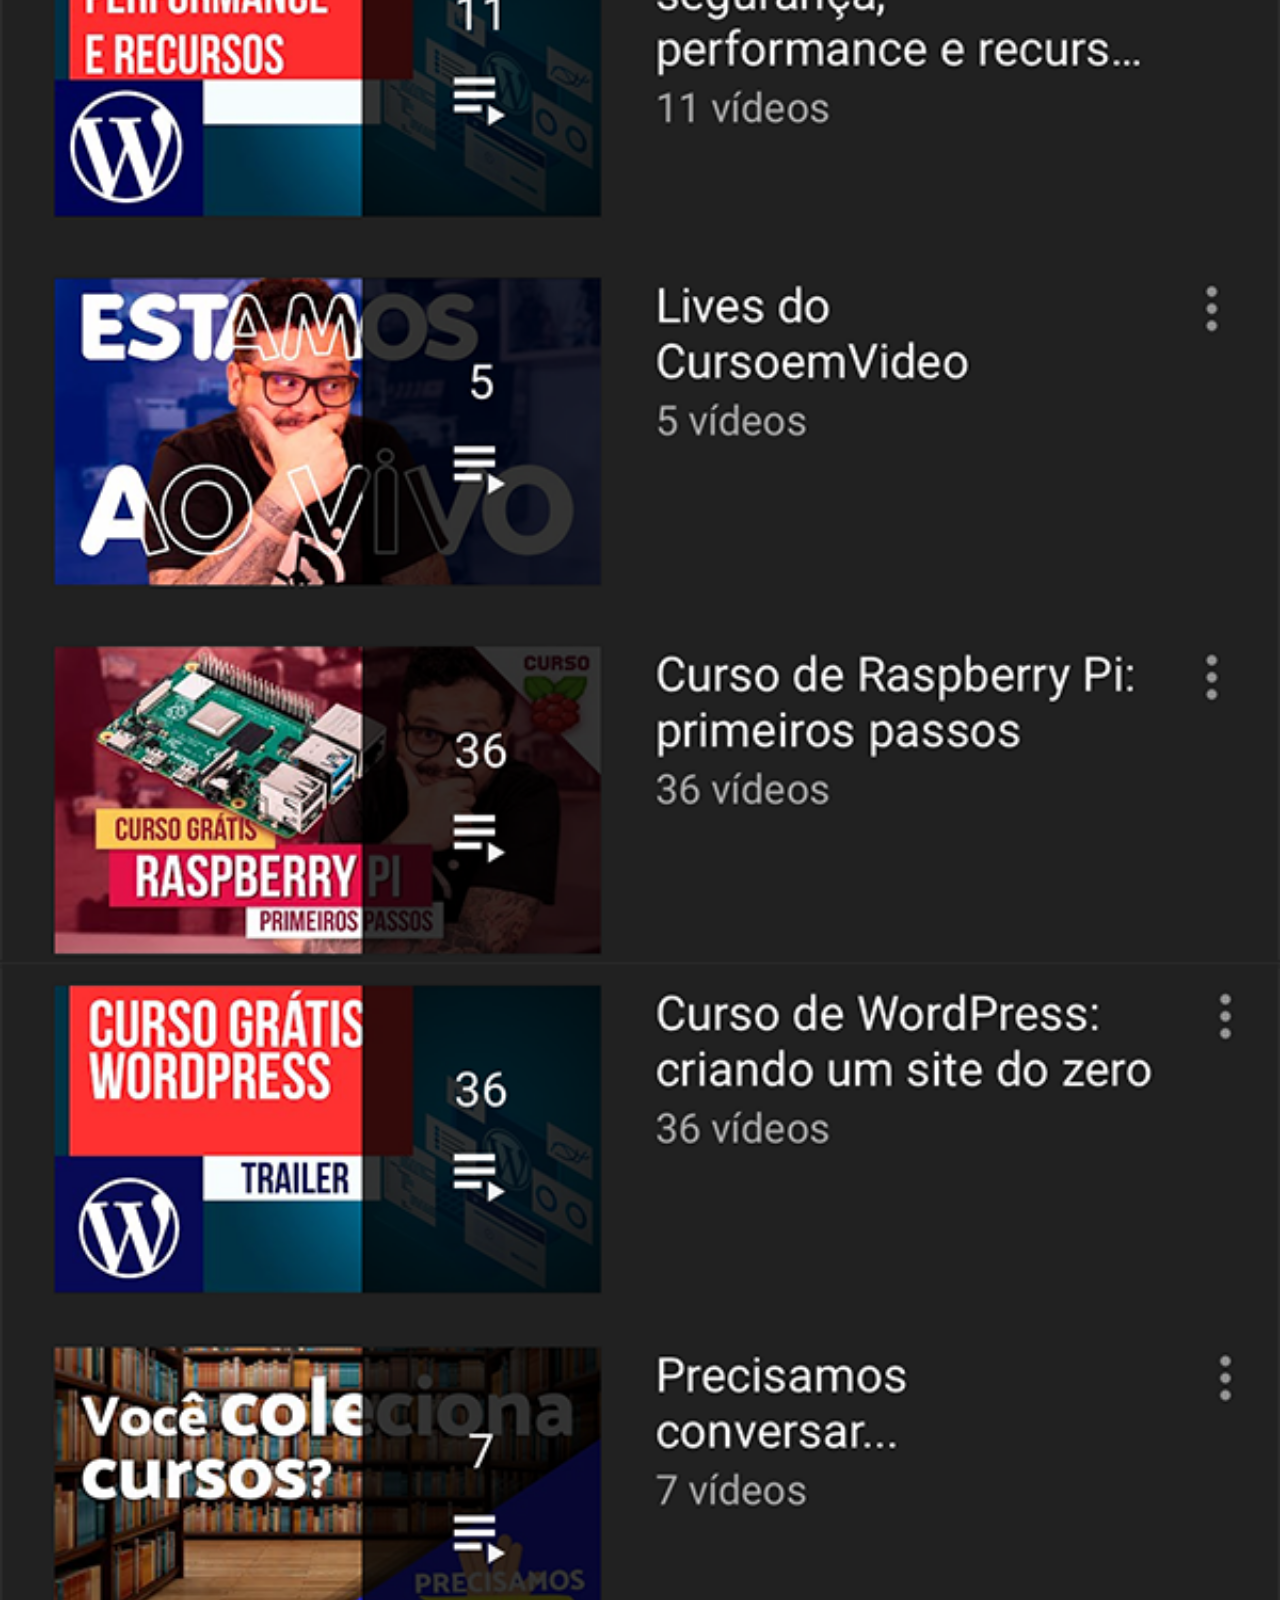
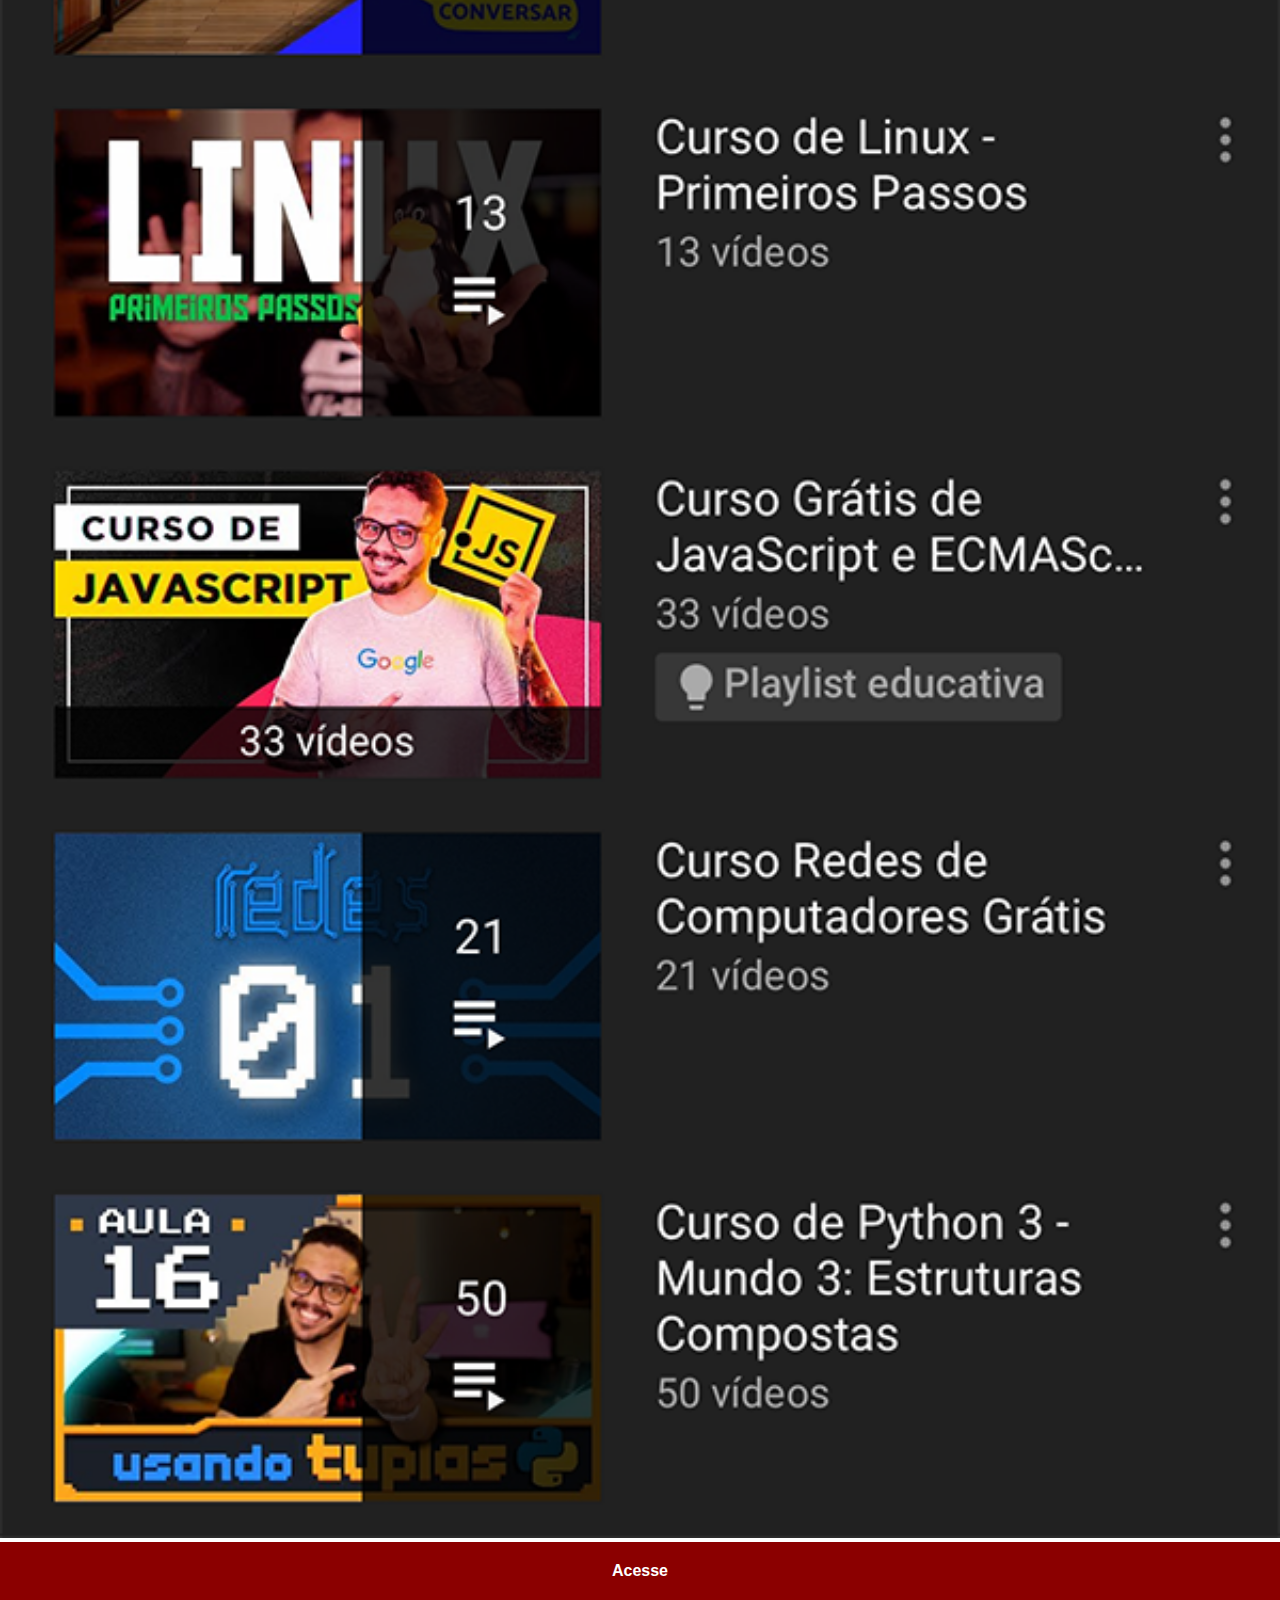
<file: youtube.html>
<!DOCTYPE html>
<html lang="pt-br">
<head>
    <meta charset="UTF-8">
    <meta name="viewport" content="width=device-width, initial-scale=1.0">
    <title>Youtube</title>
    <link rel="stylesheet" href="estilos/social.css">
</head>
<body>
    <img src="imagens/tela-youtube.png" alt="youtube">
    <a href="https://www.youtube.com/c/CursoemVídeo" target="_blank">Acesse </a>
</body>
</html>
</file>
<file: estilos/style.css>
@charset "UTF-8";

*{
    margin: 0px;
    padding: 0px;
    font-family: Arial, Helvetica, sans-serif;
}

html, body {
    height: 100vh;
    width: 100vw;
    background-color: black;
}

body{
    background: url("../imagens/fundo-madeira.jpg") no-repeat top center;
    background-size: cover;
    background-attachment: fixed;
}

main{
    height: 100vh;
    position: relative;
}

section#telefone {
    position: absolute;
    top: 50%;
    left: 50% ;
    transform: translate(-50%, -50%);
    height: 627px;
    width: 310px;
    background:  url("../imagens/frame-iphone.png") no-repeat;
}

iframe#tela{
    position: relative;
    top: 80px;
    left: 22px;
    width: 267px;
    height: 471px;
}

section#redes-sociais {
    text-align: right;
}

section#redes-sociais img {
    width: 50px;
    margin: 10px;
    border-radius: 50%;
    box-shadow: 2px 2px 5px rgba(0, 0, 0, 0.400);
    box-sizing: border-box;
}

section#redes-sociais img:hover {
    border: 2px solid rgba(255, 255, 255, 0.637);
    transform: translate(-3px, -3px);
    box-shadow: 5px 5px 10px rgba(0, 0, 0, 0.623) ;
    transition: transform .3s, border 1s;
}
</file>
<file: estilos/social.css>
@charset "UTF-8";

*{
    margin: 0px;
    padding: 0px;
    font-family: Arial, Helvetica, sans-serif;
}

::-webkit-scrollbar{
    width: 0px;
    height: 0px;
}

img{
    width: 100vw;
}

a{
    display: block;
    background-color: darkred;
    color: white;
    padding: 20px;
    text-align: center;
    font-weight: bolder;
    text-decoration: none;
}

a:hover{
    background-color: red;
    text-decoration: underline;
}
</file>
